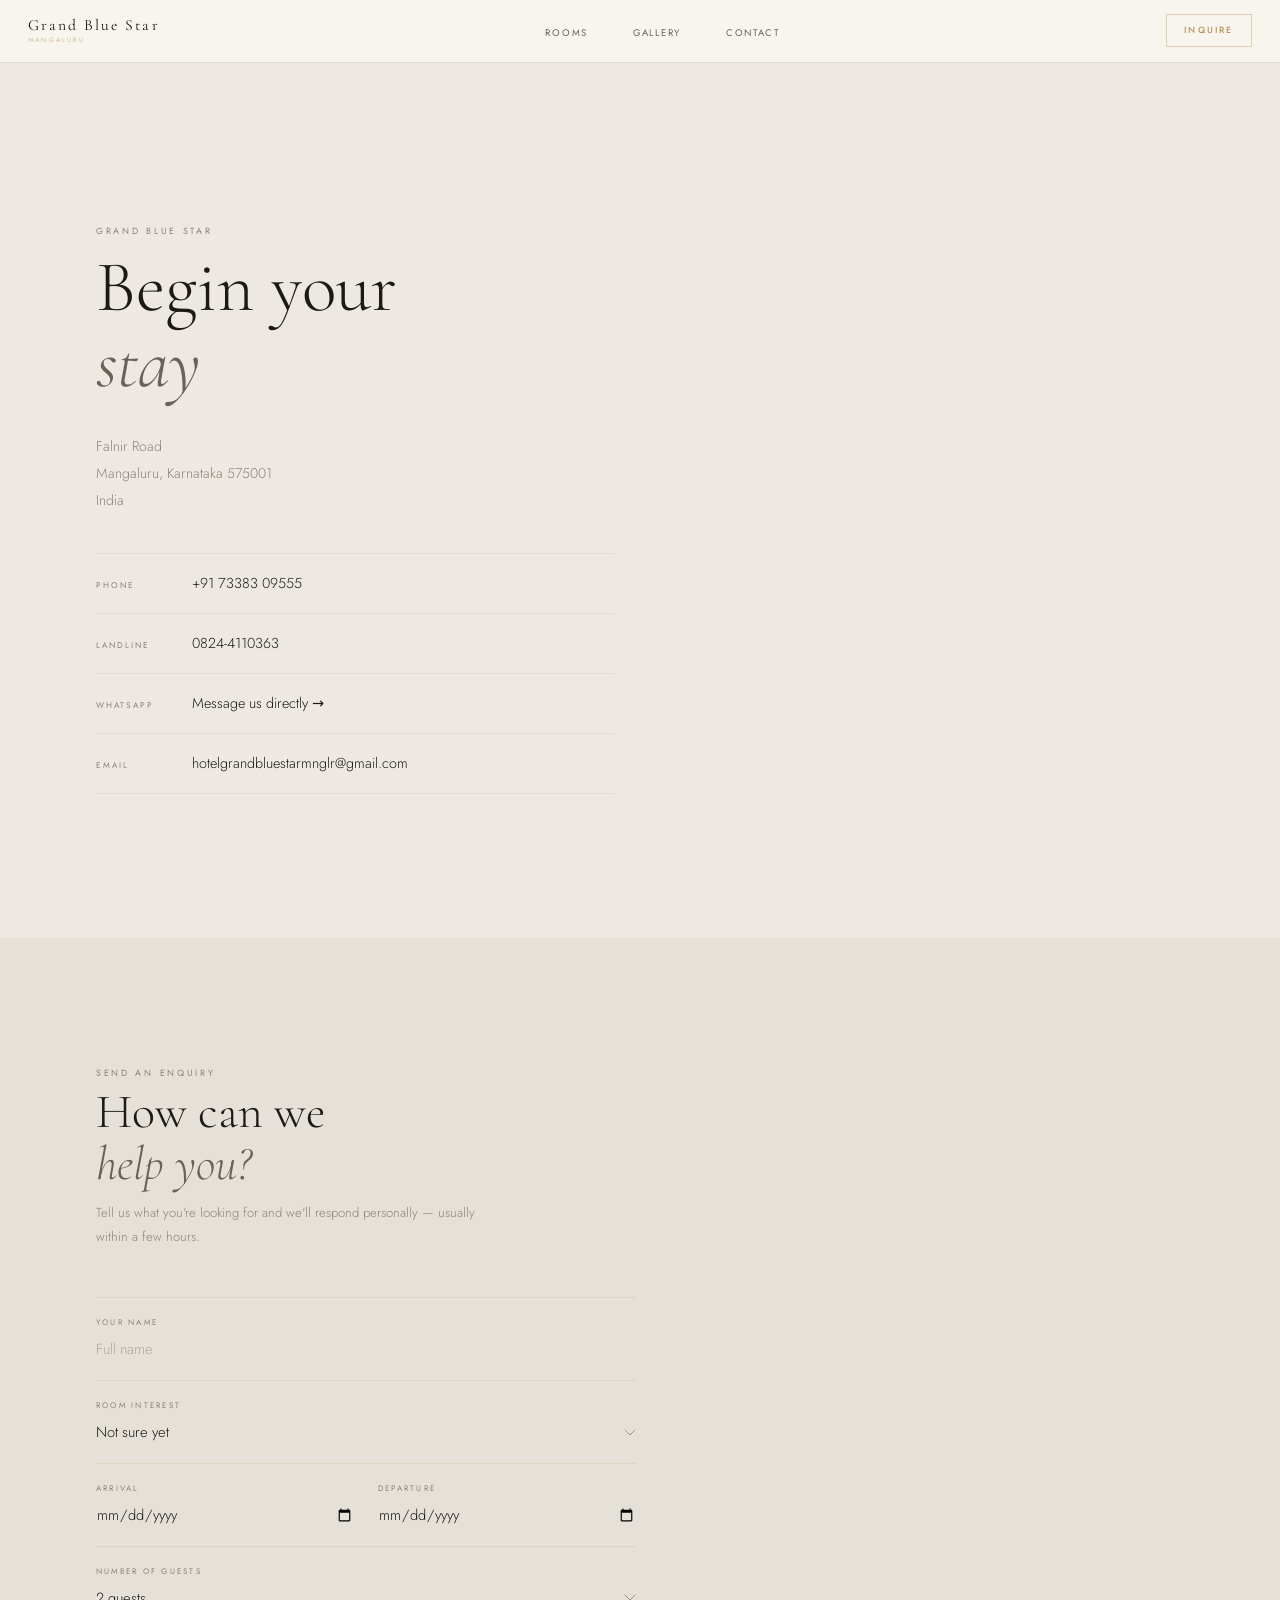
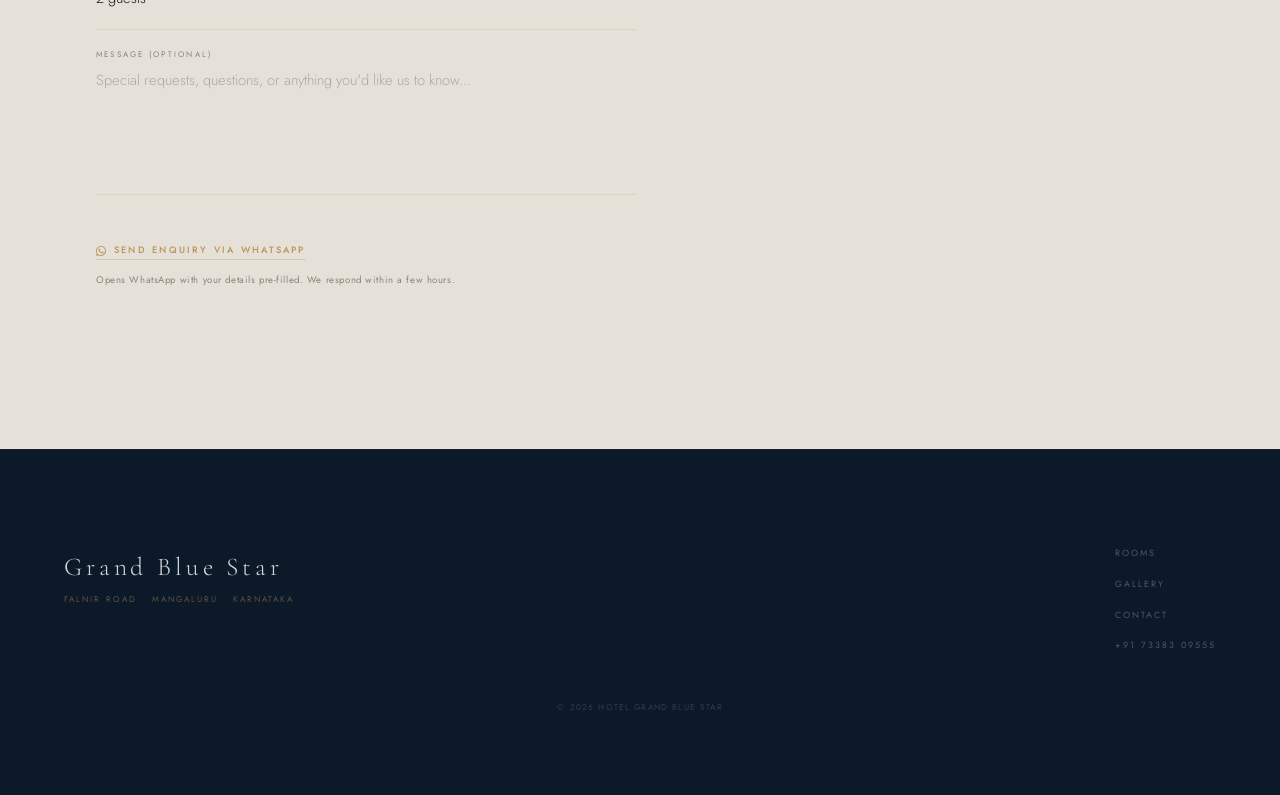
<file: contact.html>
<!DOCTYPE html>
<html lang="en">
<head>
  <meta charset="UTF-8">
  <meta name="viewport" content="width=device-width, initial-scale=1.0">
  <title>Contact — Hotel Grand Blue Star</title>
  <meta name="description" content="Contact Hotel Grand Blue Star, Mangaluru. Send an enquiry via WhatsApp, call us, or find us on Falnir Road.">
  <link rel="preconnect" href="https://fonts.googleapis.com">
  <link rel="preconnect" href="https://fonts.gstatic.com" crossorigin>
  <link href="https://fonts.googleapis.com/css2?family=Cormorant+Garamond:ital,wght@0,300;0,400;1,300;1,400&family=Jost:wght@300;400;500&display=swap" rel="stylesheet">
  <link rel="icon" href="data:image/svg+xml,<svg xmlns='http://www.w3.org/2000/svg' viewBox='0 0 100 100'><rect width='100' height='100' rx='14' fill='%230B1929'/><text y='73' x='17' fill='%23B8935A' font-family='Georgia,serif' font-size='70' font-weight='300'>G</text></svg>">
  <link rel="stylesheet" href="styles.css">
</head>
<body>

  <header class="nav nav--solid" id="nav">
    <div class="nav-wrap">
      <a href="index.html" class="nav-brand">
        <span class="nav-name">Grand Blue Star</span>
        <span class="nav-place">Mangaluru</span>
      </a>
      <ul class="nav-desktop">
        <li><a href="rooms.html">Rooms</a></li>
        <li><a href="gallery.html">Gallery</a></li>
        <li><a href="contact.html" class="active">Contact</a></li>
      </ul>
      <div class="nav-right">
        <a href="contact.html" class="nav-inquire">Inquire</a>
        <button class="nav-menu" id="nav-menu" aria-label="Open menu">
          <span></span><span></span>
        </button>
      </div>
    </div>
  </header>

  <div class="nav-overlay" id="nav-overlay" aria-hidden="true">
    <button class="nav-overlay-close" id="nav-close">Close</button>
    <nav class="nav-overlay-links">
      <a href="index.html">Home</a>
      <a href="rooms.html">Rooms</a>
      <a href="gallery.html">Gallery</a>
      <a href="contact.html">Contact</a>
    </nav>
    <div class="nav-overlay-tel"><a href="tel:+917338309555">+91 73383 09555</a></div>
  </div>


  <main>

    <!-- Contact info + map -->
    <div class="ct-wrap page-start">

      <div class="ct-info reveal">
        <span class="label">Grand Blue Star</span>
        <h1 class="ct-title">Begin your<br><em>stay</em></h1>

        <address class="ct-address">
          Falnir Road<br>
          Mangaluru, Karnataka 575001<br>
          India
        </address>

        <dl class="ct-list">
          <div class="ct-row">
            <dt>Phone</dt>
            <dd><a href="tel:+917338309555">+91 73383 09555</a></dd>
          </div>
          <div class="ct-row">
            <dt>Landline</dt>
            <dd><a href="tel:08244110363">0824-4110363</a></dd>
          </div>
          <div class="ct-row">
            <dt>WhatsApp</dt>
            <dd><a href="https://wa.me/917338309555" target="_blank" rel="noopener">Message us directly &rarr;</a></dd>
          </div>
          <div class="ct-row">
            <dt>Email</dt>
            <dd><a href="mailto:hotelgrandbluestarmnglr@gmail.com">hotelgrandbluestarmnglr<wbr>@gmail.com</a></dd>
          </div>
        </dl>
      </div>

      <div class="ct-map">
        <iframe
          src="https://www.google.com/maps/embed?pb=!1m18!1m12!1m3!1d4841.753396598341!2d74.8436405750746!3d12.868484687437522!2m3!1f0!2f0!3f0!3m2!1i1024!2i768!4f13.1!3m3!1m2!1s0x3ba35b990c9e2a49%3A0x99ffa05e10da80b7!2sHOTEL%20GRAND%20BLUE%20STAR%20MANGALORE!5e1!3m2!1sen!2sin!4v1776251710278!5m2!1sen!2sin"
          width="100%" height="100%"
          style="border:0;" allowfullscreen="" loading="lazy"
          referrerpolicy="no-referrer-when-downgrade"
          title="Hotel Grand Blue Star location">
        </iframe>
      </div>

    </div>

    <!-- Enquiry form -->
    <div class="ct-form-section">
      <div class="reveal">
        <span class="label">Send an Enquiry</span>
        <h2 class="inquiry-title">How can we<br><em>help you?</em></h2>
        <p class="inquiry-sub">Tell us what you're looking for and we'll respond personally — usually within a few hours.</p>
      </div>

      <form class="inquiry-form reveal" id="inquiry-form" novalidate>
        <div class="field">
          <label class="field-label" for="name">Your Name</label>
          <input type="text" id="name" name="name" required placeholder="Full name">
        </div>
        <div class="field">
          <label class="field-label" for="room">Room Interest</label>
          <select id="room" name="room">
            <option value="Family Room">Family Room</option>
            <option value="Double Room">Double Room</option>
            <option value="Single Room">Single Room</option>
            <option value="Not sure yet" selected>Not sure yet</option>
          </select>
        </div>
        <div class="field field-row">
          <div>
            <label class="field-label" for="checkin">Arrival</label>
            <input type="date" id="checkin" name="checkin" required>
          </div>
          <div>
            <label class="field-label" for="checkout">Departure</label>
            <input type="date" id="checkout" name="checkout" required>
          </div>
        </div>
        <div class="field">
          <label class="field-label" for="guests">Number of Guests</label>
          <select id="guests" name="guests">
            <option>1 guest</option>
            <option selected>2 guests</option>
            <option>3 guests</option>
            <option>4 guests</option>
            <option>5 or more</option>
          </select>
        </div>
        <div class="field">
          <label class="field-label" for="message">Message (optional)</label>
          <textarea id="message" name="message" rows="4" placeholder="Special requests, questions, or anything you'd like us to know..."></textarea>
        </div>
        <div class="form-submit-wrap">
          <button type="submit" class="cta cta-wa">Send Enquiry via WhatsApp</button>
          <p class="form-submit-note">Opens WhatsApp with your details pre-filled. We respond within a few hours.</p>
        </div>
      </form>
    </div>

  </main>


  <footer class="footer">
    <div class="footer-wrap">
      <div class="footer-brand">
        <span class="footer-name">Grand Blue Star</span>
        <span class="footer-sub">Falnir Road · Mangaluru · Karnataka</span>
      </div>
      <nav class="footer-nav">
        <a href="rooms.html">Rooms</a>
        <a href="gallery.html">Gallery</a>
        <a href="contact.html">Contact</a>
        <a href="tel:+917338309555">+91 73383 09555</a>
      </nav>
      <p class="footer-copy">&copy; 2026 Hotel Grand Blue Star</p>
    </div>
  </footer>

  <script>
    const overlay = document.getElementById('nav-overlay');
    document.getElementById('nav-menu').addEventListener('click', () => { overlay.classList.add('open'); overlay.removeAttribute('aria-hidden'); });
    document.getElementById('nav-close').addEventListener('click', () => { overlay.classList.remove('open'); overlay.setAttribute('aria-hidden', 'true'); });

    document.getElementById('inquiry-form').addEventListener('submit', function(e) {
      e.preventDefault();
      const name     = document.getElementById('name').value.trim();
      const room     = document.getElementById('room').value;
      const checkin  = document.getElementById('checkin').value;
      const checkout = document.getElementById('checkout').value;
      const guests   = document.getElementById('guests').value;
      const message  = document.getElementById('message').value.trim();
      if (!name || !checkin || !checkout) { alert('Please fill in your name and travel dates.'); return; }
      const txt = `Hello Hotel Grand Blue Star,\n\nI would like to make an enquiry about a stay.\n\n*Name:* ${name}\n*Room interest:* ${room}\n*Arrival:* ${checkin}\n*Departure:* ${checkout}\n*Guests:* ${guests}${message ? '\n*Message:* ' + message : ''}\n\nLooking forward to hearing from you.`;
      window.open('https://wa.me/917338309555?text=' + encodeURIComponent(txt), '_blank');
    });

    const io = new IntersectionObserver(entries => { entries.forEach(e => { if (e.isIntersecting) { e.target.classList.add('on'); io.unobserve(e.target); } }); }, { rootMargin: '0px 0px -10% 0px', threshold: 0.08 });
    document.querySelectorAll('.reveal').forEach(el => io.observe(el));
    if (window.matchMedia('(prefers-reduced-motion: reduce)').matches) document.querySelectorAll('.reveal').forEach(el => el.classList.add('on'));
  </script>
</body>
</html>
</file>
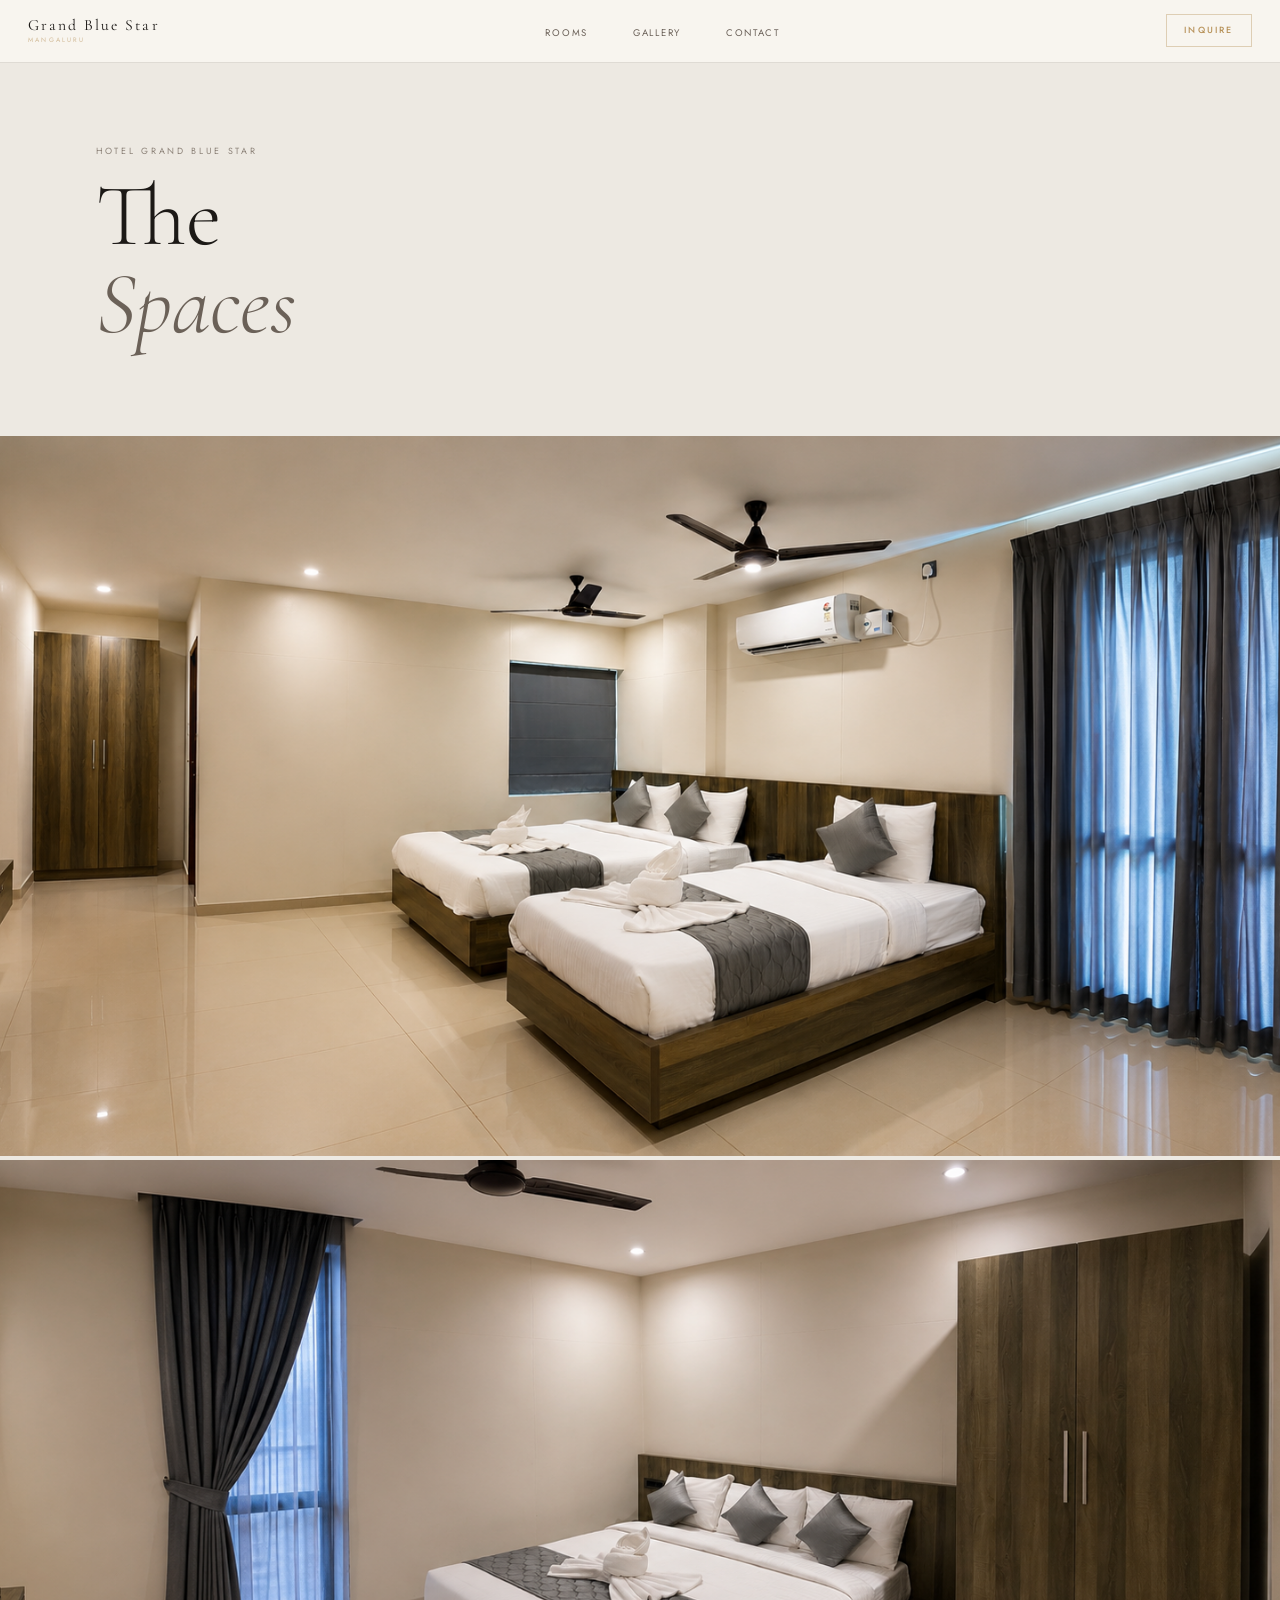
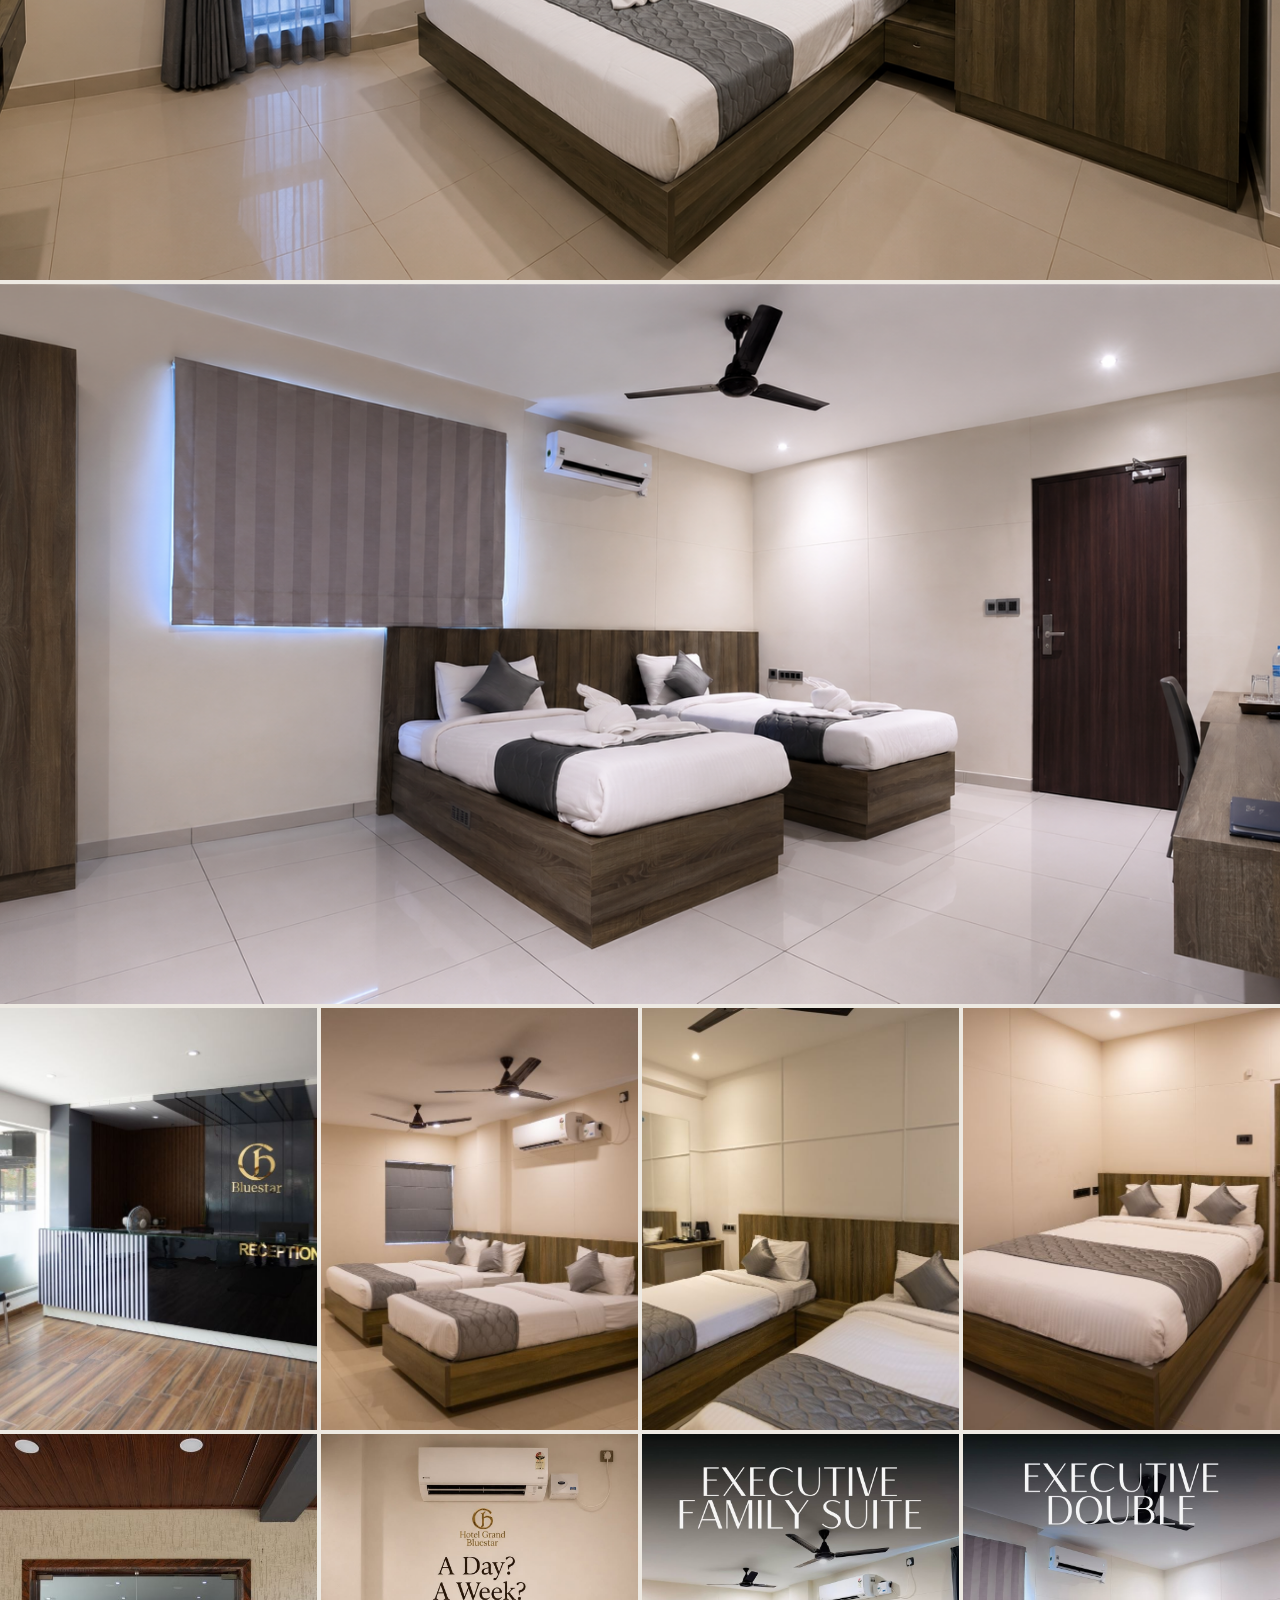
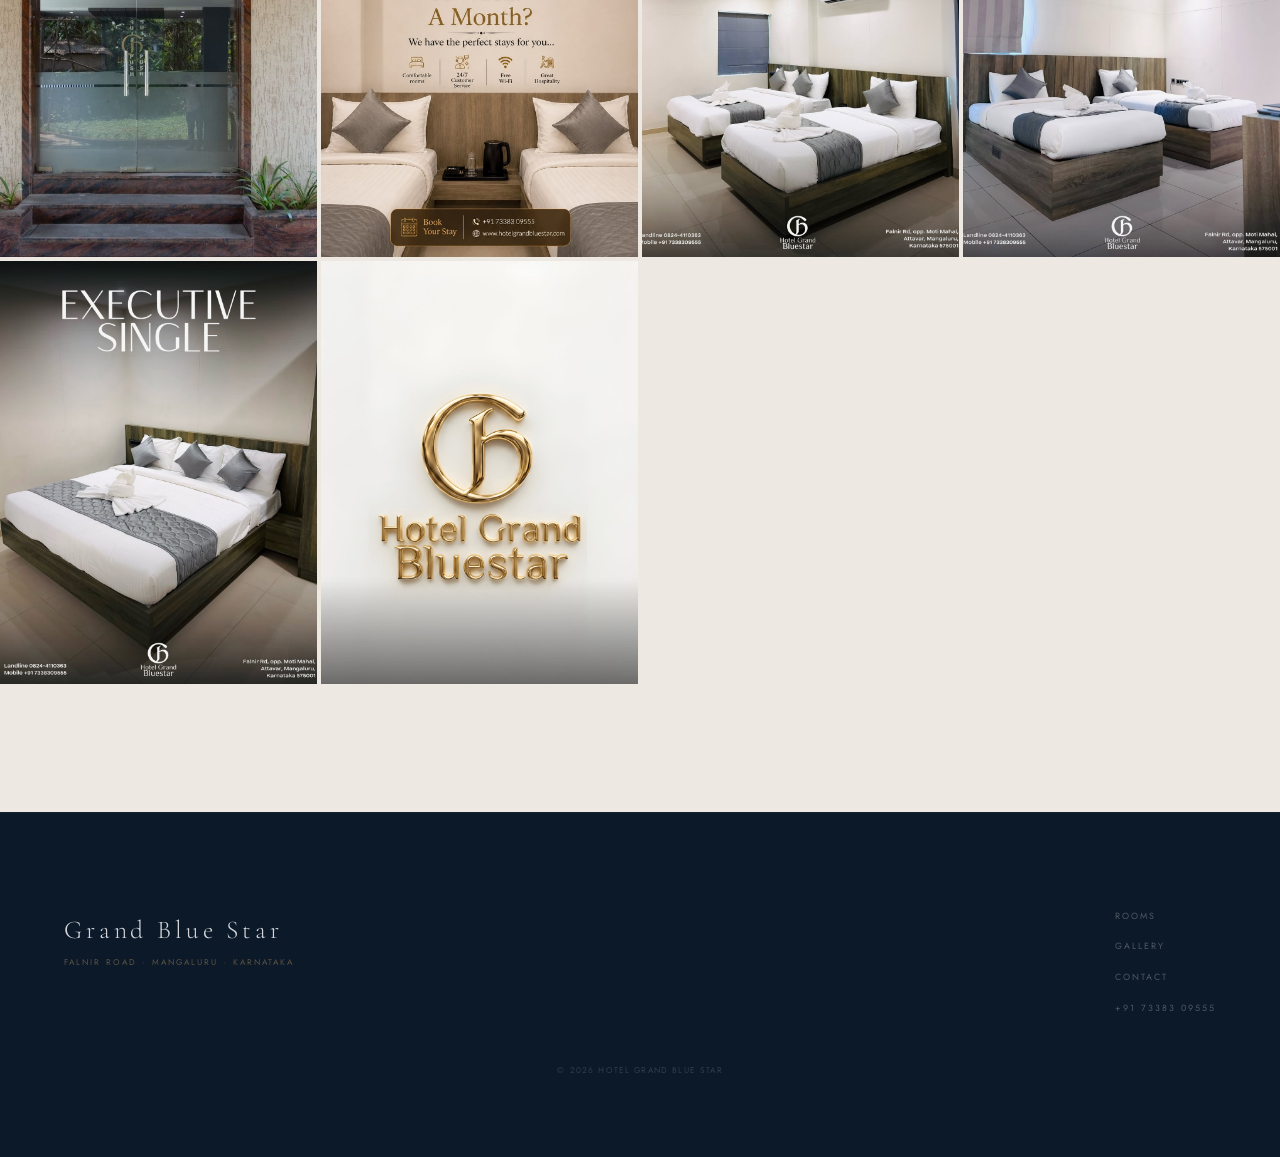
<file: gallery.html>
<!DOCTYPE html>
<html lang="en">
<head>
  <meta charset="UTF-8">
  <meta name="viewport" content="width=device-width, initial-scale=1.0">
  <title>Gallery — Hotel Grand Blue Star</title>
  <meta name="description" content="A visual look inside Hotel Grand Blue Star, Mangaluru — rooms, spaces, and the atmosphere of a genuine coastal stay.">
  <link rel="preconnect" href="https://fonts.googleapis.com">
  <link rel="preconnect" href="https://fonts.gstatic.com" crossorigin>
  <link href="https://fonts.googleapis.com/css2?family=Cormorant+Garamond:ital,wght@0,300;0,400;1,300;1,400&family=Jost:wght@300;400;500&display=swap" rel="stylesheet">
  <link rel="icon" href="data:image/svg+xml,<svg xmlns='http://www.w3.org/2000/svg' viewBox='0 0 100 100'><rect width='100' height='100' rx='14' fill='%230B1929'/><text y='73' x='17' fill='%23B8935A' font-family='Georgia,serif' font-size='70' font-weight='300'>G</text></svg>">
  <link rel="stylesheet" href="styles.css">
</head>
<body>

  <header class="nav nav--solid" id="nav">
    <div class="nav-wrap">
      <a href="index.html" class="nav-brand">
        <span class="nav-name">Grand Blue Star</span>
        <span class="nav-place">Mangaluru</span>
      </a>
      <ul class="nav-desktop">
        <li><a href="rooms.html">Rooms</a></li>
        <li><a href="gallery.html" class="active">Gallery</a></li>
        <li><a href="contact.html">Contact</a></li>
      </ul>
      <div class="nav-right">
        <a href="contact.html" class="nav-inquire">Inquire</a>
        <button class="nav-menu" id="nav-menu" aria-label="Open menu">
          <span></span><span></span>
        </button>
      </div>
    </div>
  </header>

  <div class="nav-overlay" id="nav-overlay" aria-hidden="true">
    <button class="nav-overlay-close" id="nav-close">Close</button>
    <nav class="nav-overlay-links">
      <a href="index.html">Home</a>
      <a href="rooms.html">Rooms</a>
      <a href="gallery.html">Gallery</a>
      <a href="contact.html">Contact</a>
    </nav>
    <div class="nav-overlay-tel"><a href="tel:+917338309555">+91 73383 09555</a></div>
  </div>


  <!-- Page header -->
  <div class="pg-header page-start">
    <span class="label">Hotel Grand Blue Star</span>
    <h1 class="pg-title">The<br><em>Spaces</em></h1>
  </div>

  <!-- Gallery grid -->
  <div class="gl-grid">

    <figure class="gl-item gl-item--wide">
      <img src="images/room-family-wide.png"
           alt="Family Room at Hotel Grand Blue Star, Mangaluru" loading="lazy">
    </figure>

    <figure class="gl-item gl-item--wide">
      <img src="images/room-double-wide.png"
           alt="Double Room at Hotel Grand Blue Star, Mangaluru" loading="lazy">
    </figure>

    <figure class="gl-item gl-item--wide">
      <img src="images/room-single-wide.png"
           alt="Single Room at Hotel Grand Blue Star, Mangaluru" loading="lazy">
    </figure>

    <figure class="gl-item">
      <img src="images/Hotel_Grand_Blue_Star.jpg"
           alt="Exterior of Hotel Grand Blue Star, Falnir Road, Mangaluru" loading="lazy">
    </figure>

    <figure class="gl-item">
      <img src="images/photo_2026-04-14_21-41-41.jpg"
           alt="Family Room at Hotel Grand Blue Star" loading="lazy">
    </figure>

    <figure class="gl-item">
      <img src="images/photo_2026-04-14_21-42-18.jpg"
           alt="Double Room at Hotel Grand Blue Star" loading="lazy">
    </figure>

    <figure class="gl-item">
      <img src="images/photo_2026-04-14_21-43-16.jpg"
           alt="Single Room at Hotel Grand Blue Star" loading="lazy">
    </figure>

    <figure class="gl-item">
      <img src="images/photo_2026-04-14_21-42-31.jpg"
           alt="Interior corridor at Hotel Grand Blue Star" loading="lazy">
    </figure>

    <figure class="gl-item">
      <img src="images/poster-1.jpg"
           alt="Hotel Grand Blue Star — a stay in comfort" loading="lazy">
    </figure>

    <figure class="gl-item">
      <img src="images/poster-2.jpg"
           alt="Premium comfort at Hotel Grand Blue Star" loading="lazy">
    </figure>

    <figure class="gl-item">
      <img src="images/poster-3.jpg"
           alt="Hotel Grand Blue Star — stay in style" loading="lazy">
    </figure>

    <figure class="gl-item">
      <img src="images/poster-4.jpg"
           alt="Hotel Grand Blue Star — Mangaluru hospitality" loading="lazy">
    </figure>

    <figure class="gl-item">
      <img src="images/poster-5.jpg"
           alt="Hotel Grand Blue Star — curated stays" loading="lazy">
    </figure>

  </div>


  <footer class="footer">
    <div class="footer-wrap">
      <div class="footer-brand">
        <span class="footer-name">Grand Blue Star</span>
        <span class="footer-sub">Falnir Road · Mangaluru · Karnataka</span>
      </div>
      <nav class="footer-nav">
        <a href="rooms.html">Rooms</a>
        <a href="gallery.html">Gallery</a>
        <a href="contact.html">Contact</a>
        <a href="tel:+917338309555">+91 73383 09555</a>
      </nav>
      <p class="footer-copy">&copy; 2026 Hotel Grand Blue Star</p>
    </div>
  </footer>

  <script>
    const overlay = document.getElementById('nav-overlay');
    document.getElementById('nav-menu').addEventListener('click', () => { overlay.classList.add('open'); overlay.removeAttribute('aria-hidden'); });
    document.getElementById('nav-close').addEventListener('click', () => { overlay.classList.remove('open'); overlay.setAttribute('aria-hidden', 'true'); });
    if (window.matchMedia('(prefers-reduced-motion: reduce)').matches) document.querySelectorAll('.reveal').forEach(el => el.classList.add('on'));
  </script>
</body>
</html>
</file>
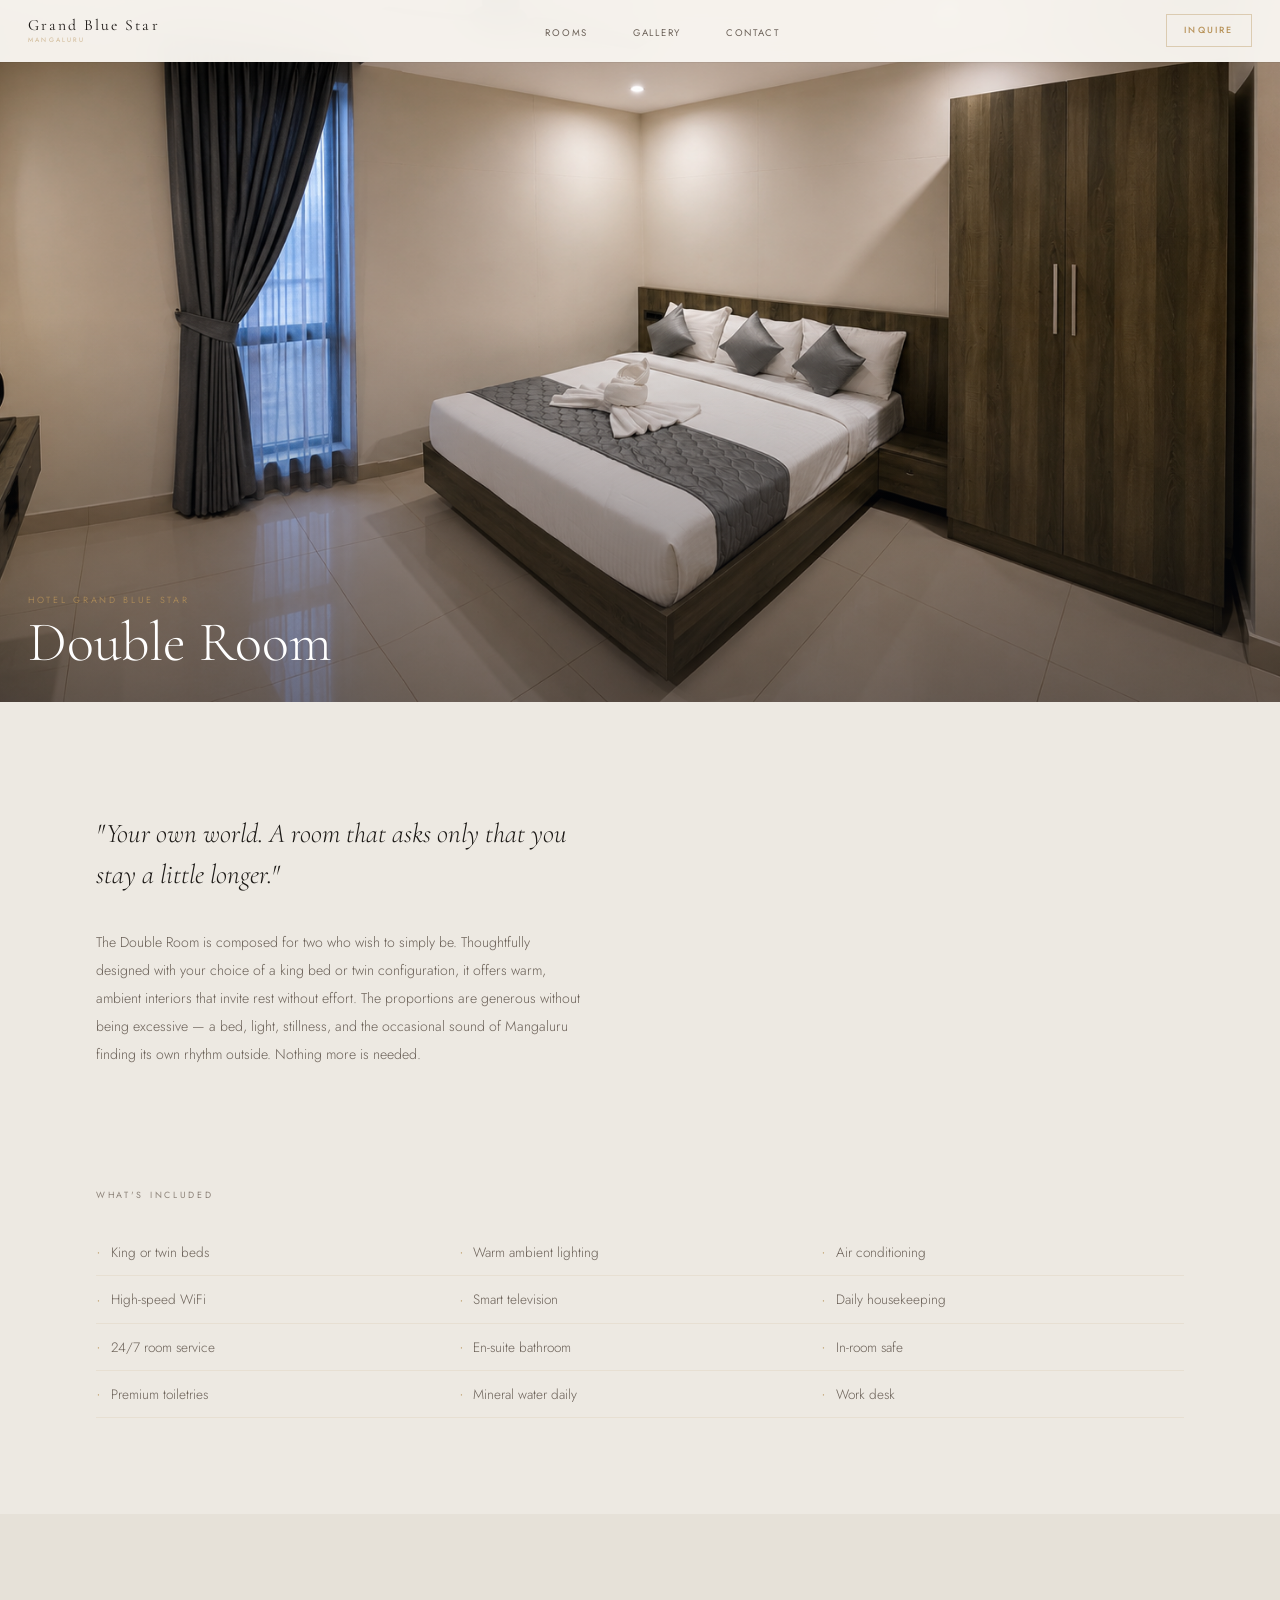
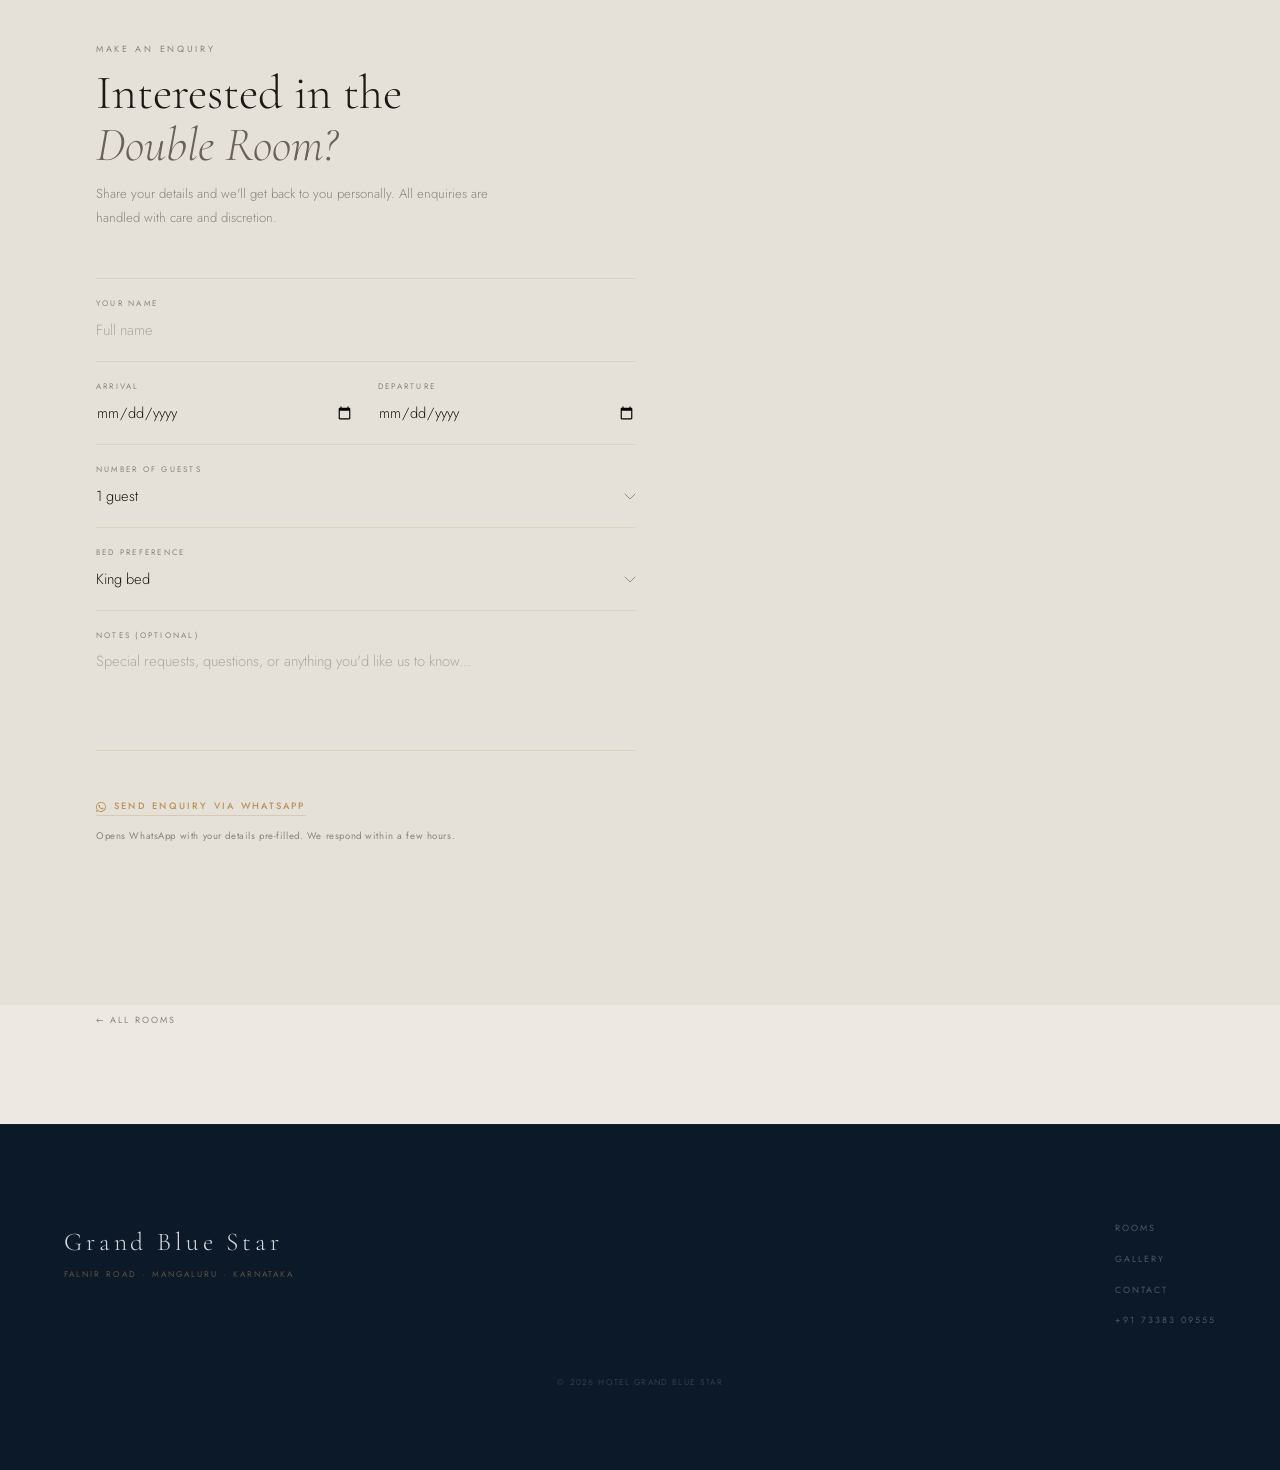
<file: room-double.html>
<!DOCTYPE html>
<html lang="en">
<head>
  <meta charset="UTF-8">
  <meta name="viewport" content="width=device-width, initial-scale=1.0">
  <title>Double Room — Hotel Grand Blue Star</title>
  <meta name="description" content="The Double Room at Hotel Grand Blue Star, Mangaluru. Elegant interiors, warm ambient light, and a king or twin configuration for two.">
  <link rel="preconnect" href="https://fonts.googleapis.com">
  <link rel="preconnect" href="https://fonts.gstatic.com" crossorigin>
  <link href="https://fonts.googleapis.com/css2?family=Cormorant+Garamond:ital,wght@0,300;0,400;1,300;1,400&family=Jost:wght@300;400;500&display=swap" rel="stylesheet">
  <link rel="icon" href="data:image/svg+xml,<svg xmlns='http://www.w3.org/2000/svg' viewBox='0 0 100 100'><rect width='100' height='100' rx='14' fill='%230B1929'/><text y='73' x='17' fill='%23B8935A' font-family='Georgia,serif' font-size='70' font-weight='300'>G</text></svg>">
  <link rel="stylesheet" href="styles.css">
</head>
<body>

  <header class="nav nav--solid" id="nav">
    <div class="nav-wrap">
      <a href="index.html" class="nav-brand">
        <span class="nav-name">Grand Blue Star</span>
        <span class="nav-place">Mangaluru</span>
      </a>
      <ul class="nav-desktop">
        <li><a href="rooms.html" class="active">Rooms</a></li>
        <li><a href="gallery.html">Gallery</a></li>
        <li><a href="contact.html">Contact</a></li>
      </ul>
      <div class="nav-right">
        <a href="contact.html" class="nav-inquire">Inquire</a>
        <button class="nav-menu" id="nav-menu" aria-label="Open menu">
          <span></span><span></span>
        </button>
      </div>
    </div>
  </header>

  <div class="nav-overlay" id="nav-overlay" aria-hidden="true">
    <button class="nav-overlay-close" id="nav-close">Close</button>
    <nav class="nav-overlay-links">
      <a href="index.html">Home</a>
      <a href="rooms.html">Rooms</a>
      <a href="gallery.html">Gallery</a>
      <a href="contact.html">Contact</a>
    </nav>
    <div class="nav-overlay-tel"><a href="tel:+917338309555">+91 73383 09555</a></div>
  </div>


  <main>

    <div class="rd-hero page-start">
      <img src="images/room-double-wide.png"
           alt="Double Room at Hotel Grand Blue Star, Mangaluru">
      <div class="rd-hero-veil"></div>
      <div class="rd-hero-tag">
        <span class="label">Hotel Grand Blue Star</span>
        <h1 class="rd-hero-name">Double Room</h1>
      </div>
    </div>

    <div class="rd-body reveal">
      <p class="rd-desc">"Your own world. A room that asks only that you stay a little longer."</p>
      <p class="rd-body-text">
        The Double Room is composed for two who wish to simply be. Thoughtfully designed with your choice of a king bed or twin configuration, it offers warm, ambient interiors that invite rest without effort. The proportions are generous without being excessive — a bed, light, stillness, and the occasional sound of Mangaluru finding its own rhythm outside. Nothing more is needed.
      </p>
    </div>

    <div class="rd-amenities reveal">
      <p class="rd-amenities-title">What's included</p>
      <ul class="rd-amenities-list">
        <li>King or twin beds</li>
        <li>Warm ambient lighting</li>
        <li>Air conditioning</li>
        <li>High-speed WiFi</li>
        <li>Smart television</li>
        <li>Daily housekeeping</li>
        <li>24/7 room service</li>
        <li>En-suite bathroom</li>
        <li>In-room safe</li>
        <li>Premium toiletries</li>
        <li>Mineral water daily</li>
        <li>Work desk</li>
      </ul>
    </div>

    <div class="inquiry-section" id="inquire">
      <div class="reveal">
        <span class="label">Make an Enquiry</span>
        <h2 class="inquiry-title">Interested in the<br><em>Double Room?</em></h2>
        <p class="inquiry-sub">Share your details and we'll get back to you personally. All enquiries are handled with care and discretion.</p>
      </div>

      <form class="inquiry-form reveal" id="inquiry-form" novalidate>
        <div class="field">
          <label class="field-label" for="name">Your Name</label>
          <input type="text" id="name" name="name" required placeholder="Full name">
        </div>
        <div class="field field-row">
          <div>
            <label class="field-label" for="checkin">Arrival</label>
            <input type="date" id="checkin" name="checkin" required>
          </div>
          <div>
            <label class="field-label" for="checkout">Departure</label>
            <input type="date" id="checkout" name="checkout" required>
          </div>
        </div>
        <div class="field">
          <label class="field-label" for="guests">Number of Guests</label>
          <select id="guests" name="guests">
            <option selected>1 guest</option>
            <option>2 guests</option>
            <option>3 guests</option>
          </select>
        </div>
        <div class="field">
          <label class="field-label" for="pref">Bed Preference</label>
          <select id="pref" name="pref">
            <option>King bed</option>
            <option>Twin beds</option>
            <option>No preference</option>
          </select>
        </div>
        <div class="field">
          <label class="field-label" for="message">Notes (optional)</label>
          <textarea id="message" name="message" rows="3" placeholder="Special requests, questions, or anything you'd like us to know..."></textarea>
        </div>
        <div class="form-submit-wrap">
          <button type="submit" class="cta cta-wa">Send Enquiry via WhatsApp</button>
          <p class="form-submit-note">Opens WhatsApp with your details pre-filled. We respond within a few hours.</p>
        </div>
      </form>
    </div>

    <a href="rooms.html" class="rd-back">← All Rooms</a>

  </main>


  <footer class="footer">
    <div class="footer-wrap">
      <div class="footer-brand">
        <span class="footer-name">Grand Blue Star</span>
        <span class="footer-sub">Falnir Road · Mangaluru · Karnataka</span>
      </div>
      <nav class="footer-nav">
        <a href="rooms.html">Rooms</a>
        <a href="gallery.html">Gallery</a>
        <a href="contact.html">Contact</a>
        <a href="tel:+917338309555">+91 73383 09555</a>
      </nav>
      <p class="footer-copy">&copy; 2026 Hotel Grand Blue Star</p>
    </div>
  </footer>

  <script>
    const overlay = document.getElementById('nav-overlay');
    document.getElementById('nav-menu').addEventListener('click', () => { overlay.classList.add('open'); overlay.removeAttribute('aria-hidden'); });
    document.getElementById('nav-close').addEventListener('click', () => { overlay.classList.remove('open'); overlay.setAttribute('aria-hidden', 'true'); });

    document.getElementById('inquiry-form').addEventListener('submit', function(e) {
      e.preventDefault();
      const name     = document.getElementById('name').value.trim();
      const checkin  = document.getElementById('checkin').value;
      const checkout = document.getElementById('checkout').value;
      const guests   = document.getElementById('guests').value;
      const pref     = document.getElementById('pref').value;
      const message  = document.getElementById('message').value.trim();
      if (!name || !checkin || !checkout) { alert('Please fill in your name and dates.'); return; }
      const txt = `Hello Hotel Grand Blue Star,\n\nI would like to enquire about the *Double Room*.\n\n*Name:* ${name}\n*Arrival:* ${checkin}\n*Departure:* ${checkout}\n*Guests:* ${guests}\n*Bed preference:* ${pref}${message ? '\n*Notes:* ' + message : ''}\n\nThank you.`;
      window.open('https://wa.me/917338309555?text=' + encodeURIComponent(txt), '_blank');
    });

    const io = new IntersectionObserver(entries => { entries.forEach(e => { if (e.isIntersecting) { e.target.classList.add('on'); io.unobserve(e.target); } }); }, { rootMargin: '0px 0px -10% 0px', threshold: 0.08 });
    document.querySelectorAll('.reveal').forEach(el => io.observe(el));
    if (window.matchMedia('(prefers-reduced-motion: reduce)').matches) document.querySelectorAll('.reveal').forEach(el => el.classList.add('on'));
  </script>
</body>
</html>
</file>
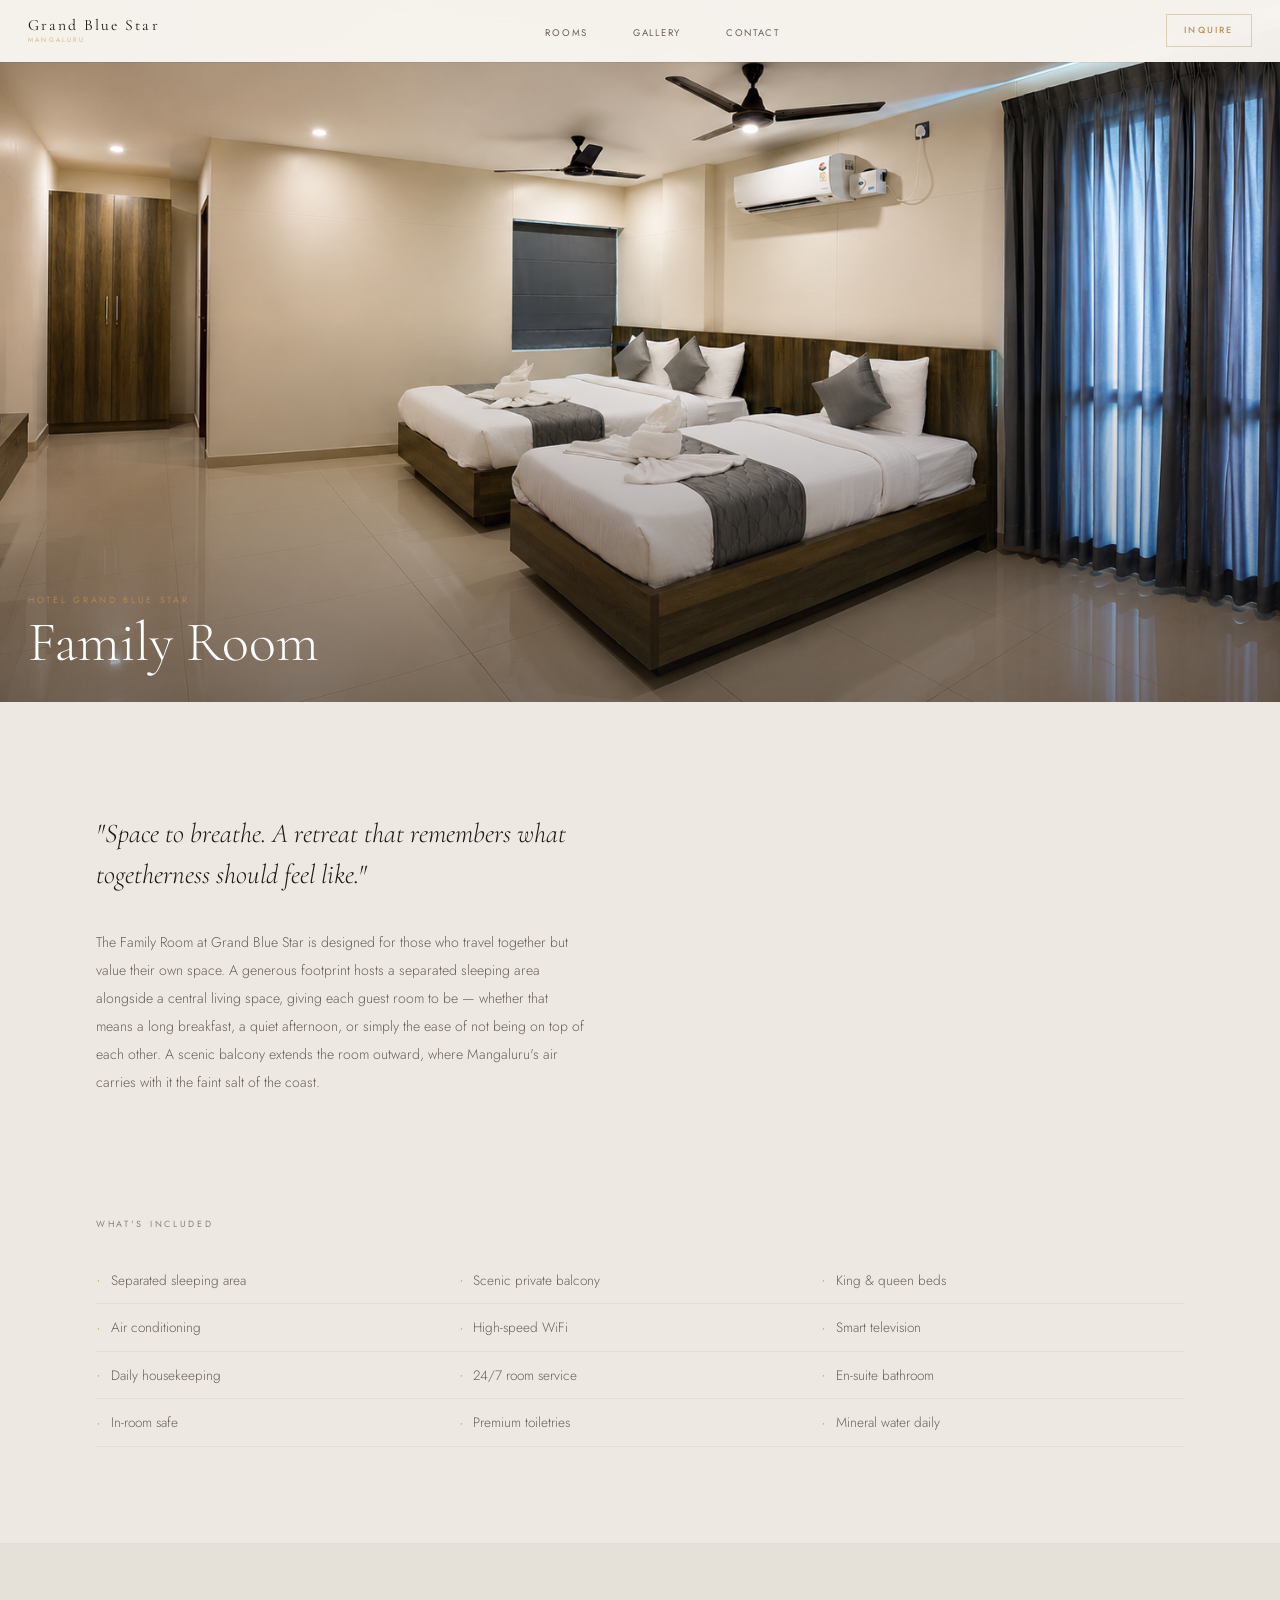
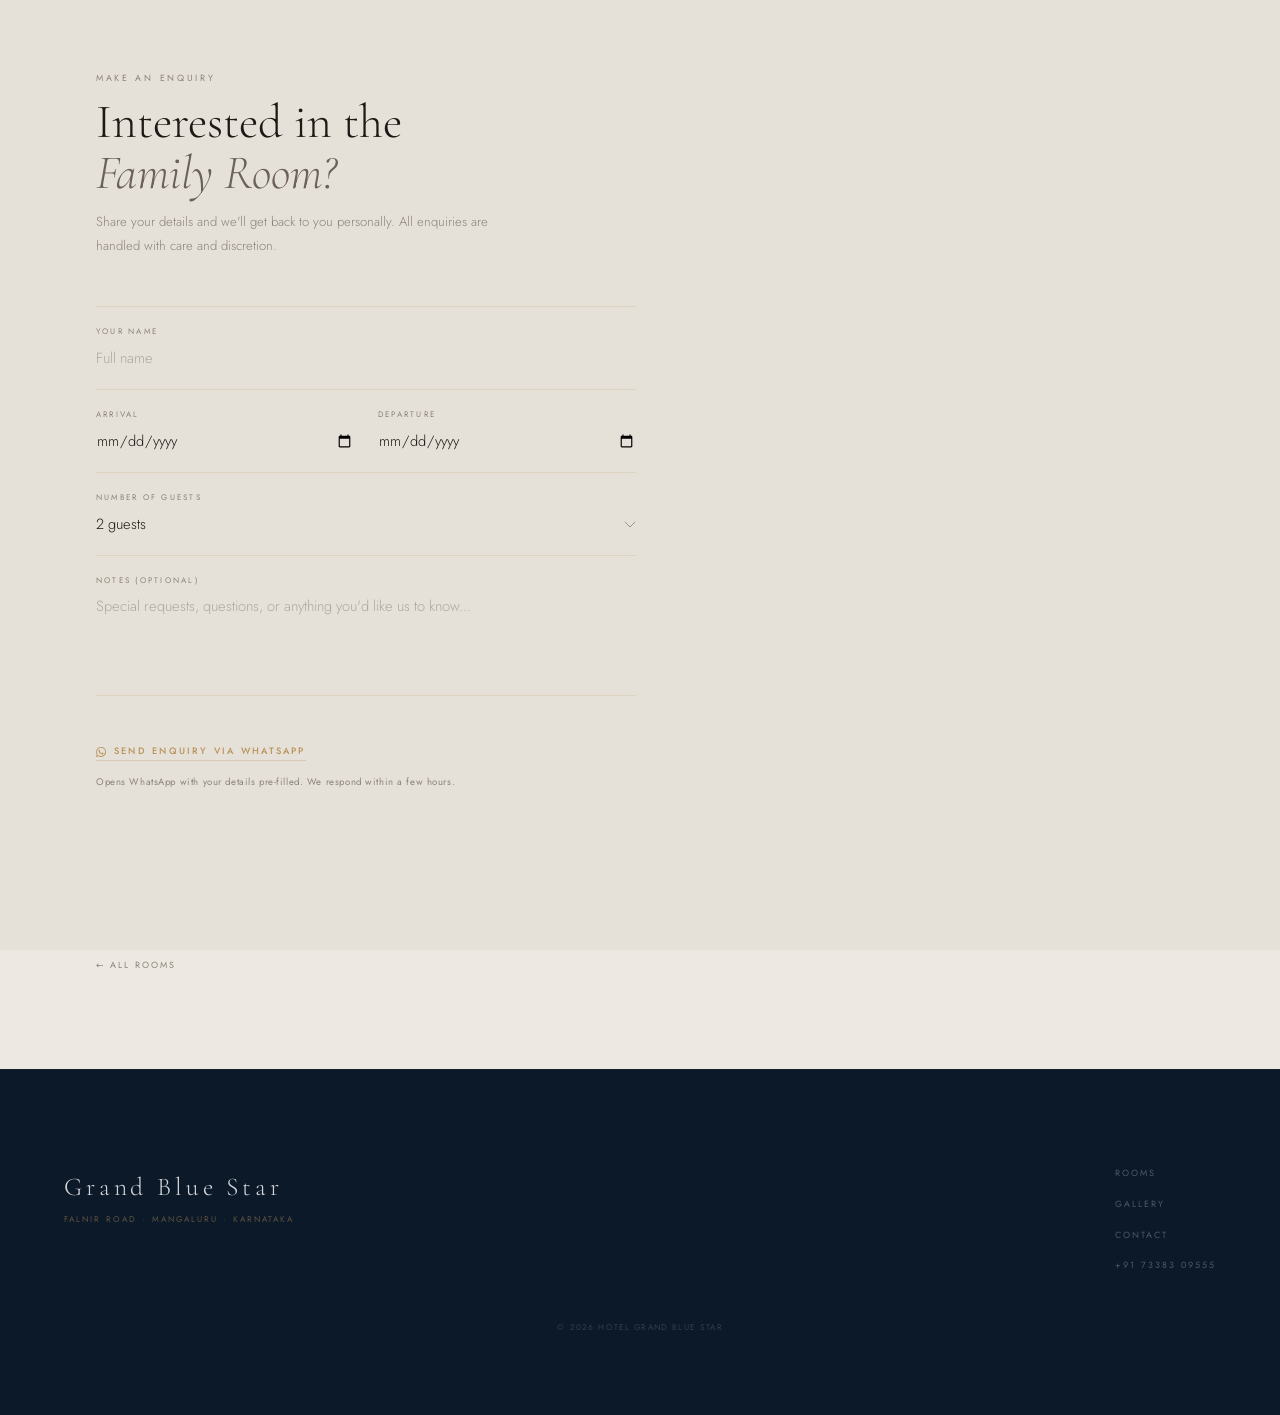
<file: room-family.html>
<!DOCTYPE html>
<html lang="en">
<head>
  <meta charset="UTF-8">
  <meta name="viewport" content="width=device-width, initial-scale=1.0">
  <title>Family Room — Hotel Grand Blue Star</title>
  <meta name="description" content="The Family Room at Hotel Grand Blue Star, Mangaluru. Spacious sanctuary with separated sleeping area, scenic balcony, and premium amenities.">
  <link rel="preconnect" href="https://fonts.googleapis.com">
  <link rel="preconnect" href="https://fonts.gstatic.com" crossorigin>
  <link href="https://fonts.googleapis.com/css2?family=Cormorant+Garamond:ital,wght@0,300;0,400;1,300;1,400&family=Jost:wght@300;400;500&display=swap" rel="stylesheet">
  <link rel="icon" href="data:image/svg+xml,<svg xmlns='http://www.w3.org/2000/svg' viewBox='0 0 100 100'><rect width='100' height='100' rx='14' fill='%230B1929'/><text y='73' x='17' fill='%23B8935A' font-family='Georgia,serif' font-size='70' font-weight='300'>G</text></svg>">
  <link rel="stylesheet" href="styles.css">
</head>
<body>

  <header class="nav nav--solid" id="nav">
    <div class="nav-wrap">
      <a href="index.html" class="nav-brand">
        <span class="nav-name">Grand Blue Star</span>
        <span class="nav-place">Mangaluru</span>
      </a>
      <ul class="nav-desktop">
        <li><a href="rooms.html" class="active">Rooms</a></li>
        <li><a href="gallery.html">Gallery</a></li>
        <li><a href="contact.html">Contact</a></li>
      </ul>
      <div class="nav-right">
        <a href="contact.html" class="nav-inquire">Inquire</a>
        <button class="nav-menu" id="nav-menu" aria-label="Open menu">
          <span></span><span></span>
        </button>
      </div>
    </div>
  </header>

  <div class="nav-overlay" id="nav-overlay" aria-hidden="true">
    <button class="nav-overlay-close" id="nav-close">Close</button>
    <nav class="nav-overlay-links">
      <a href="index.html">Home</a>
      <a href="rooms.html">Rooms</a>
      <a href="gallery.html">Gallery</a>
      <a href="contact.html">Contact</a>
    </nav>
    <div class="nav-overlay-tel"><a href="tel:+917338309555">+91 73383 09555</a></div>
  </div>


  <main>

    <!-- Room hero image -->
    <div class="rd-hero page-start">
      <img src="images/room-family-wide.png"
           alt="Family Room at Hotel Grand Blue Star, Mangaluru">
      <div class="rd-hero-veil"></div>
      <div class="rd-hero-tag">
        <span class="label">Hotel Grand Blue Star</span>
        <h1 class="rd-hero-name">Family Room</h1>
      </div>
    </div>

    <!-- Room description -->
    <div class="rd-body reveal">
      <p class="rd-desc">"Space to breathe. A retreat that remembers what togetherness should feel like."</p>
      <p class="rd-body-text">
        The Family Room at Grand Blue Star is designed for those who travel together but value their own space. A generous footprint hosts a separated sleeping area alongside a central living space, giving each guest room to be — whether that means a long breakfast, a quiet afternoon, or simply the ease of not being on top of each other. A scenic balcony extends the room outward, where Mangaluru's air carries with it the faint salt of the coast.
      </p>
    </div>

    <!-- Amenities -->
    <div class="rd-amenities reveal">
      <p class="rd-amenities-title">What's included</p>
      <ul class="rd-amenities-list">
        <li>Separated sleeping area</li>
        <li>Scenic private balcony</li>
        <li>King &amp; queen beds</li>
        <li>Air conditioning</li>
        <li>High-speed WiFi</li>
        <li>Smart television</li>
        <li>Daily housekeeping</li>
        <li>24/7 room service</li>
        <li>En-suite bathroom</li>
        <li>In-room safe</li>
        <li>Premium toiletries</li>
        <li>Mineral water daily</li>
      </ul>
    </div>

    <!-- Inquiry form -->
    <div class="inquiry-section" id="inquire">
      <div class="reveal">
        <span class="label">Make an Enquiry</span>
        <h2 class="inquiry-title">Interested in the<br><em>Family Room?</em></h2>
        <p class="inquiry-sub">Share your details and we'll get back to you personally. All enquiries are handled with care and discretion.</p>
      </div>

      <form class="inquiry-form reveal" id="inquiry-form" novalidate>
        <div class="field">
          <label class="field-label" for="name">Your Name</label>
          <input type="text" id="name" name="name" required placeholder="Full name">
        </div>
        <div class="field field-row">
          <div>
            <label class="field-label" for="checkin">Arrival</label>
            <input type="date" id="checkin" name="checkin" required>
          </div>
          <div>
            <label class="field-label" for="checkout">Departure</label>
            <input type="date" id="checkout" name="checkout" required>
          </div>
        </div>
        <div class="field">
          <label class="field-label" for="guests">Number of Guests</label>
          <select id="guests" name="guests">
            <option>1 guest</option>
            <option selected>2 guests</option>
            <option>3 guests</option>
            <option>4 guests</option>
            <option>5 or more</option>
          </select>
        </div>
        <div class="field">
          <label class="field-label" for="message">Notes (optional)</label>
          <textarea id="message" name="message" rows="3" placeholder="Special requests, questions, or anything you'd like us to know..."></textarea>
        </div>
        <div class="form-submit-wrap">
          <button type="submit" class="cta cta-wa">Send Enquiry via WhatsApp</button>
          <p class="form-submit-note">Opens WhatsApp with your details pre-filled. We respond within a few hours.</p>
        </div>
      </form>
    </div>

    <!-- Back link -->
    <a href="rooms.html" class="rd-back">← All Rooms</a>

  </main>


  <footer class="footer">
    <div class="footer-wrap">
      <div class="footer-brand">
        <span class="footer-name">Grand Blue Star</span>
        <span class="footer-sub">Falnir Road · Mangaluru · Karnataka</span>
      </div>
      <nav class="footer-nav">
        <a href="rooms.html">Rooms</a>
        <a href="gallery.html">Gallery</a>
        <a href="contact.html">Contact</a>
        <a href="tel:+917338309555">+91 73383 09555</a>
      </nav>
      <p class="footer-copy">&copy; 2026 Hotel Grand Blue Star</p>
    </div>
  </footer>

  <script>
    const overlay = document.getElementById('nav-overlay');
    document.getElementById('nav-menu').addEventListener('click', () => { overlay.classList.add('open'); overlay.removeAttribute('aria-hidden'); });
    document.getElementById('nav-close').addEventListener('click', () => { overlay.classList.remove('open'); overlay.setAttribute('aria-hidden', 'true'); });

    document.getElementById('inquiry-form').addEventListener('submit', function(e) {
      e.preventDefault();
      const name     = document.getElementById('name').value.trim();
      const checkin  = document.getElementById('checkin').value;
      const checkout = document.getElementById('checkout').value;
      const guests   = document.getElementById('guests').value;
      const message  = document.getElementById('message').value.trim();
      if (!name || !checkin || !checkout) { alert('Please fill in your name and dates.'); return; }
      const txt = `Hello Hotel Grand Blue Star,\n\nI would like to enquire about the *Family Room*.\n\n*Name:* ${name}\n*Arrival:* ${checkin}\n*Departure:* ${checkout}\n*Guests:* ${guests}${message ? '\n*Notes:* ' + message : ''}\n\nThank you.`;
      window.open('https://wa.me/917338309555?text=' + encodeURIComponent(txt), '_blank');
    });

    const io = new IntersectionObserver(entries => { entries.forEach(e => { if (e.isIntersecting) { e.target.classList.add('on'); io.unobserve(e.target); } }); }, { rootMargin: '0px 0px -10% 0px', threshold: 0.08 });
    document.querySelectorAll('.reveal').forEach(el => io.observe(el));
    if (window.matchMedia('(prefers-reduced-motion: reduce)').matches) document.querySelectorAll('.reveal').forEach(el => el.classList.add('on'));
  </script>
</body>
</html>
</file>
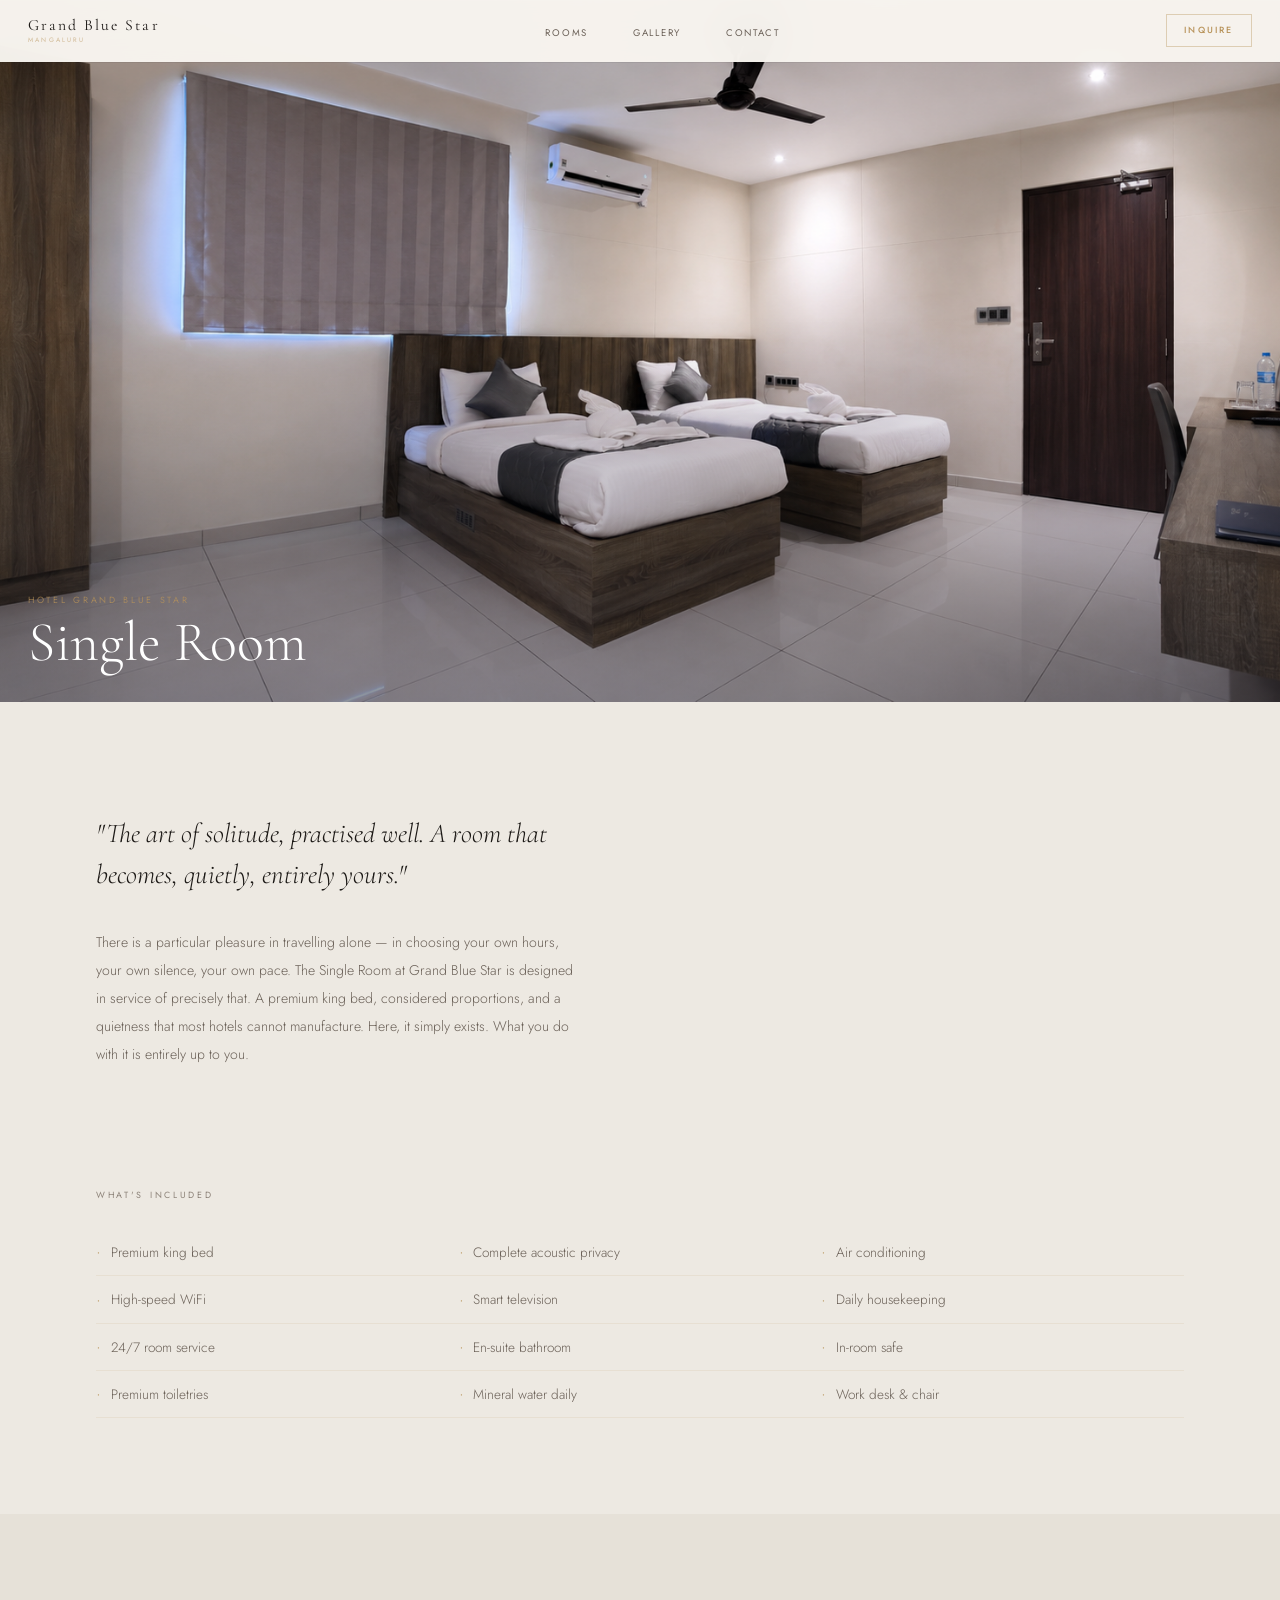
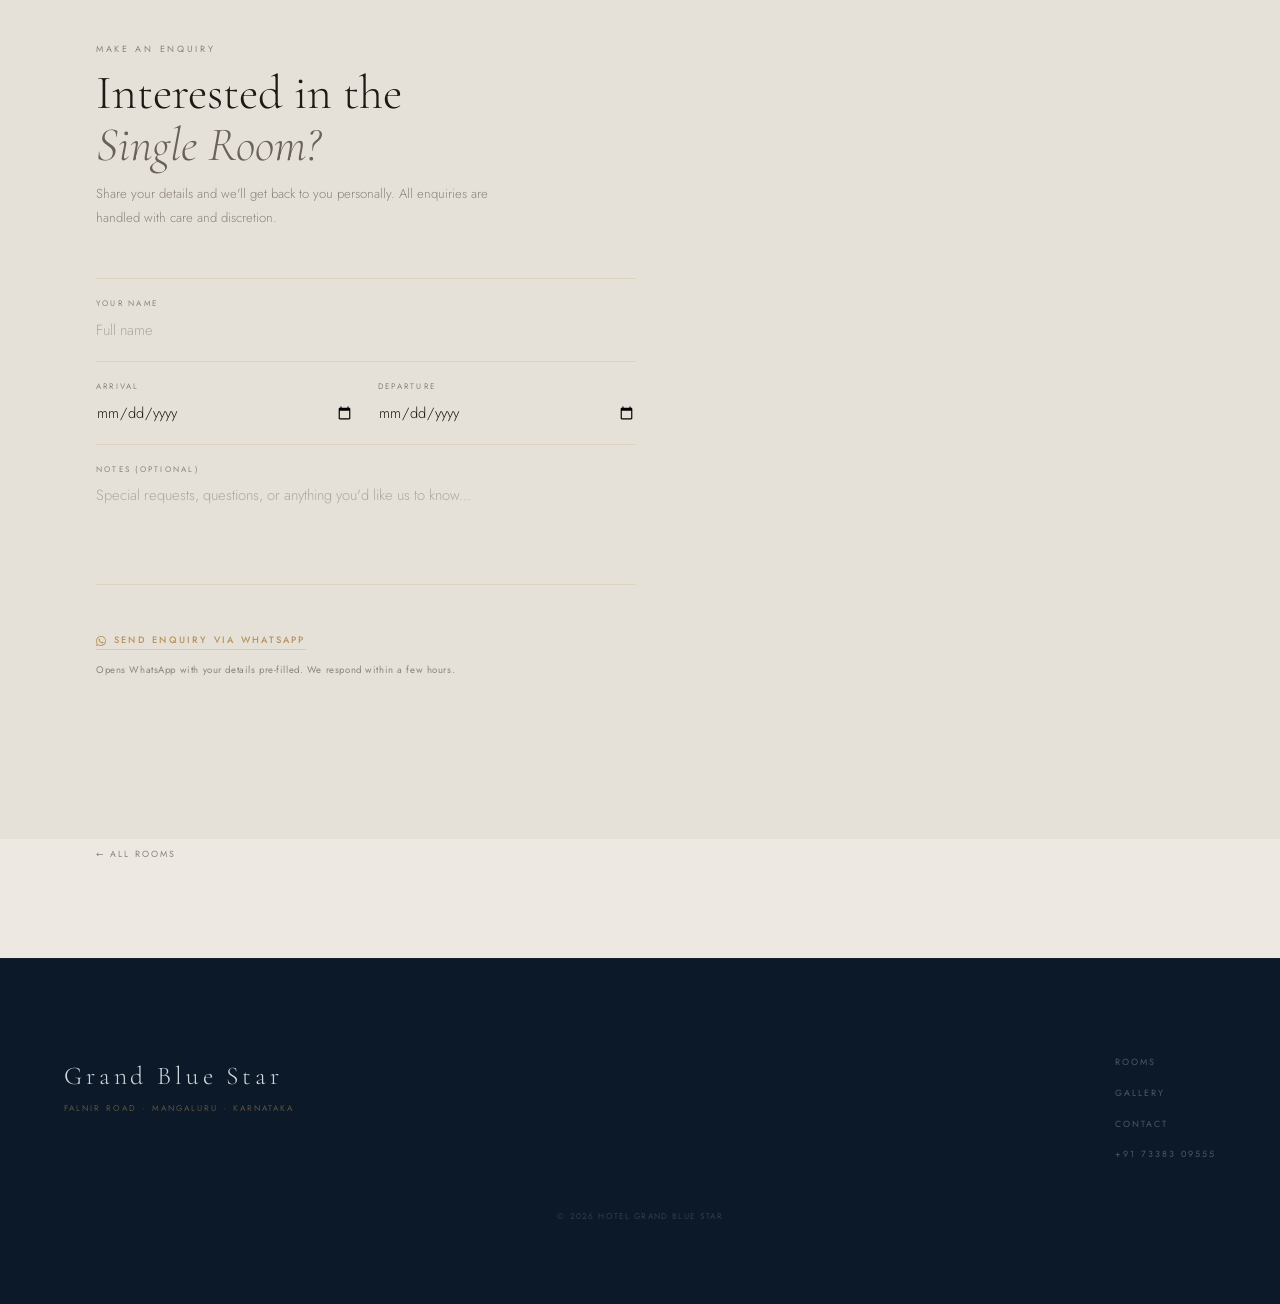
<file: room-single.html>
<!DOCTYPE html>
<html lang="en">
<head>
  <meta charset="UTF-8">
  <meta name="viewport" content="width=device-width, initial-scale=1.0">
  <title>Single Room — Hotel Grand Blue Star</title>
  <meta name="description" content="The Single Room at Hotel Grand Blue Star, Mangaluru. A curated sanctuary for the solo traveler — premium bed, complete quiet, and your own world.">
  <link rel="preconnect" href="https://fonts.googleapis.com">
  <link rel="preconnect" href="https://fonts.gstatic.com" crossorigin>
  <link href="https://fonts.googleapis.com/css2?family=Cormorant+Garamond:ital,wght@0,300;0,400;1,300;1,400&family=Jost:wght@300;400;500&display=swap" rel="stylesheet">
  <link rel="icon" href="data:image/svg+xml,<svg xmlns='http://www.w3.org/2000/svg' viewBox='0 0 100 100'><rect width='100' height='100' rx='14' fill='%230B1929'/><text y='73' x='17' fill='%23B8935A' font-family='Georgia,serif' font-size='70' font-weight='300'>G</text></svg>">
  <link rel="stylesheet" href="styles.css">
</head>
<body>

  <header class="nav nav--solid" id="nav">
    <div class="nav-wrap">
      <a href="index.html" class="nav-brand">
        <span class="nav-name">Grand Blue Star</span>
        <span class="nav-place">Mangaluru</span>
      </a>
      <ul class="nav-desktop">
        <li><a href="rooms.html" class="active">Rooms</a></li>
        <li><a href="gallery.html">Gallery</a></li>
        <li><a href="contact.html">Contact</a></li>
      </ul>
      <div class="nav-right">
        <a href="contact.html" class="nav-inquire">Inquire</a>
        <button class="nav-menu" id="nav-menu" aria-label="Open menu">
          <span></span><span></span>
        </button>
      </div>
    </div>
  </header>

  <div class="nav-overlay" id="nav-overlay" aria-hidden="true">
    <button class="nav-overlay-close" id="nav-close">Close</button>
    <nav class="nav-overlay-links">
      <a href="index.html">Home</a>
      <a href="rooms.html">Rooms</a>
      <a href="gallery.html">Gallery</a>
      <a href="contact.html">Contact</a>
    </nav>
    <div class="nav-overlay-tel"><a href="tel:+917338309555">+91 73383 09555</a></div>
  </div>


  <main>

    <div class="rd-hero page-start">
      <img src="images/room-single-wide.png"
           alt="Single Room at Hotel Grand Blue Star, Mangaluru">
      <div class="rd-hero-veil"></div>
      <div class="rd-hero-tag">
        <span class="label">Hotel Grand Blue Star</span>
        <h1 class="rd-hero-name">Single Room</h1>
      </div>
    </div>

    <div class="rd-body reveal">
      <p class="rd-desc">"The art of solitude, practised well. A room that becomes, quietly, entirely yours."</p>
      <p class="rd-body-text">
        There is a particular pleasure in travelling alone — in choosing your own hours, your own silence, your own pace. The Single Room at Grand Blue Star is designed in service of precisely that. A premium king bed, considered proportions, and a quietness that most hotels cannot manufacture. Here, it simply exists. What you do with it is entirely up to you.
      </p>
    </div>

    <div class="rd-amenities reveal">
      <p class="rd-amenities-title">What's included</p>
      <ul class="rd-amenities-list">
        <li>Premium king bed</li>
        <li>Complete acoustic privacy</li>
        <li>Air conditioning</li>
        <li>High-speed WiFi</li>
        <li>Smart television</li>
        <li>Daily housekeeping</li>
        <li>24/7 room service</li>
        <li>En-suite bathroom</li>
        <li>In-room safe</li>
        <li>Premium toiletries</li>
        <li>Mineral water daily</li>
        <li>Work desk &amp; chair</li>
      </ul>
    </div>

    <div class="inquiry-section" id="inquire">
      <div class="reveal">
        <span class="label">Make an Enquiry</span>
        <h2 class="inquiry-title">Interested in the<br><em>Single Room?</em></h2>
        <p class="inquiry-sub">Share your details and we'll get back to you personally. All enquiries are handled with care and discretion.</p>
      </div>

      <form class="inquiry-form reveal" id="inquiry-form" novalidate>
        <div class="field">
          <label class="field-label" for="name">Your Name</label>
          <input type="text" id="name" name="name" required placeholder="Full name">
        </div>
        <div class="field field-row">
          <div>
            <label class="field-label" for="checkin">Arrival</label>
            <input type="date" id="checkin" name="checkin" required>
          </div>
          <div>
            <label class="field-label" for="checkout">Departure</label>
            <input type="date" id="checkout" name="checkout" required>
          </div>
        </div>
        <div class="field">
          <label class="field-label" for="message">Notes (optional)</label>
          <textarea id="message" name="message" rows="3" placeholder="Special requests, questions, or anything you'd like us to know..."></textarea>
        </div>
        <div class="form-submit-wrap">
          <button type="submit" class="cta cta-wa">Send Enquiry via WhatsApp</button>
          <p class="form-submit-note">Opens WhatsApp with your details pre-filled. We respond within a few hours.</p>
        </div>
      </form>
    </div>

    <a href="rooms.html" class="rd-back">← All Rooms</a>

  </main>


  <footer class="footer">
    <div class="footer-wrap">
      <div class="footer-brand">
        <span class="footer-name">Grand Blue Star</span>
        <span class="footer-sub">Falnir Road · Mangaluru · Karnataka</span>
      </div>
      <nav class="footer-nav">
        <a href="rooms.html">Rooms</a>
        <a href="gallery.html">Gallery</a>
        <a href="contact.html">Contact</a>
        <a href="tel:+917338309555">+91 73383 09555</a>
      </nav>
      <p class="footer-copy">&copy; 2026 Hotel Grand Blue Star</p>
    </div>
  </footer>

  <script>
    const overlay = document.getElementById('nav-overlay');
    document.getElementById('nav-menu').addEventListener('click', () => { overlay.classList.add('open'); overlay.removeAttribute('aria-hidden'); });
    document.getElementById('nav-close').addEventListener('click', () => { overlay.classList.remove('open'); overlay.setAttribute('aria-hidden', 'true'); });

    document.getElementById('inquiry-form').addEventListener('submit', function(e) {
      e.preventDefault();
      const name     = document.getElementById('name').value.trim();
      const checkin  = document.getElementById('checkin').value;
      const checkout = document.getElementById('checkout').value;
      const message  = document.getElementById('message').value.trim();
      if (!name || !checkin || !checkout) { alert('Please fill in your name and dates.'); return; }
      const txt = `Hello Hotel Grand Blue Star,\n\nI would like to enquire about the *Single Room*.\n\n*Name:* ${name}\n*Arrival:* ${checkin}\n*Departure:* ${checkout}${message ? '\n*Notes:* ' + message : ''}\n\nThank you.`;
      window.open('https://wa.me/917338309555?text=' + encodeURIComponent(txt), '_blank');
    });

    const io = new IntersectionObserver(entries => { entries.forEach(e => { if (e.isIntersecting) { e.target.classList.add('on'); io.unobserve(e.target); } }); }, { rootMargin: '0px 0px -10% 0px', threshold: 0.08 });
    document.querySelectorAll('.reveal').forEach(el => io.observe(el));
    if (window.matchMedia('(prefers-reduced-motion: reduce)').matches) document.querySelectorAll('.reveal').forEach(el => el.classList.add('on'));
  </script>
</body>
</html>
</file>
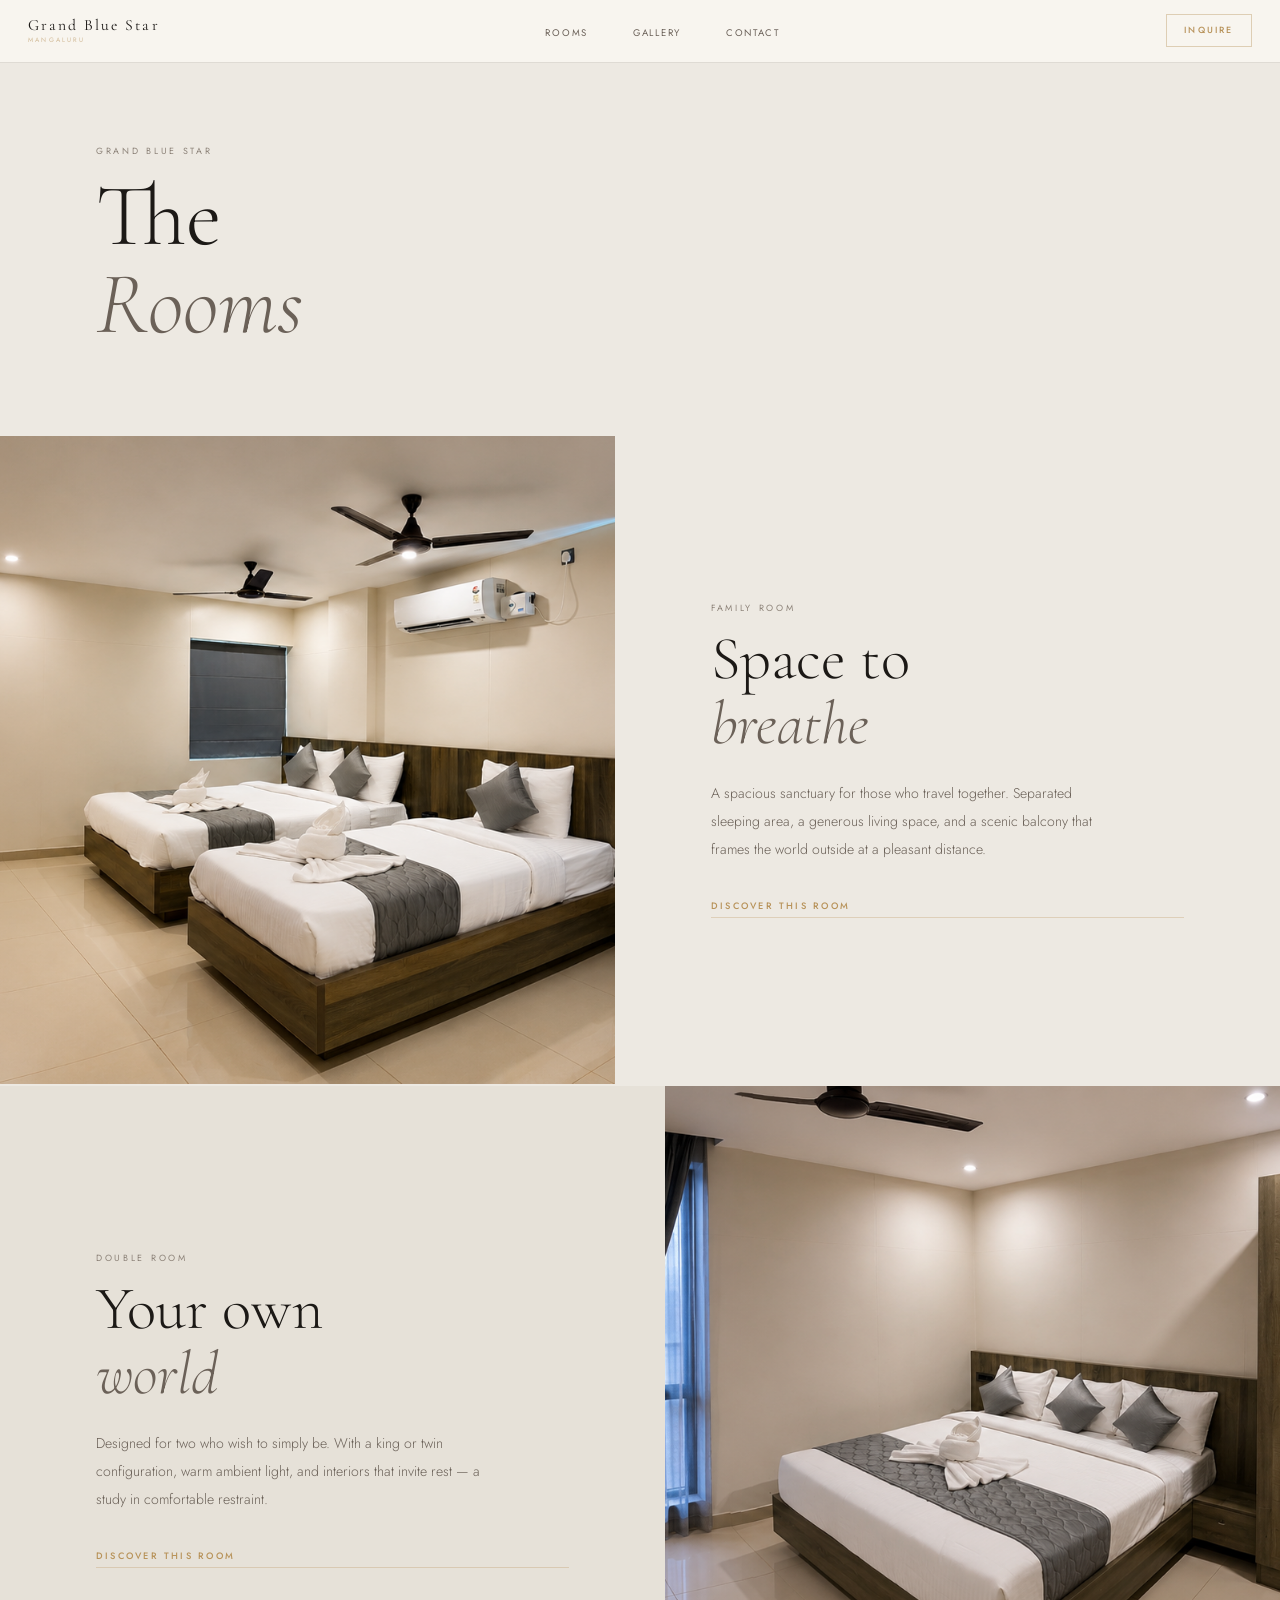
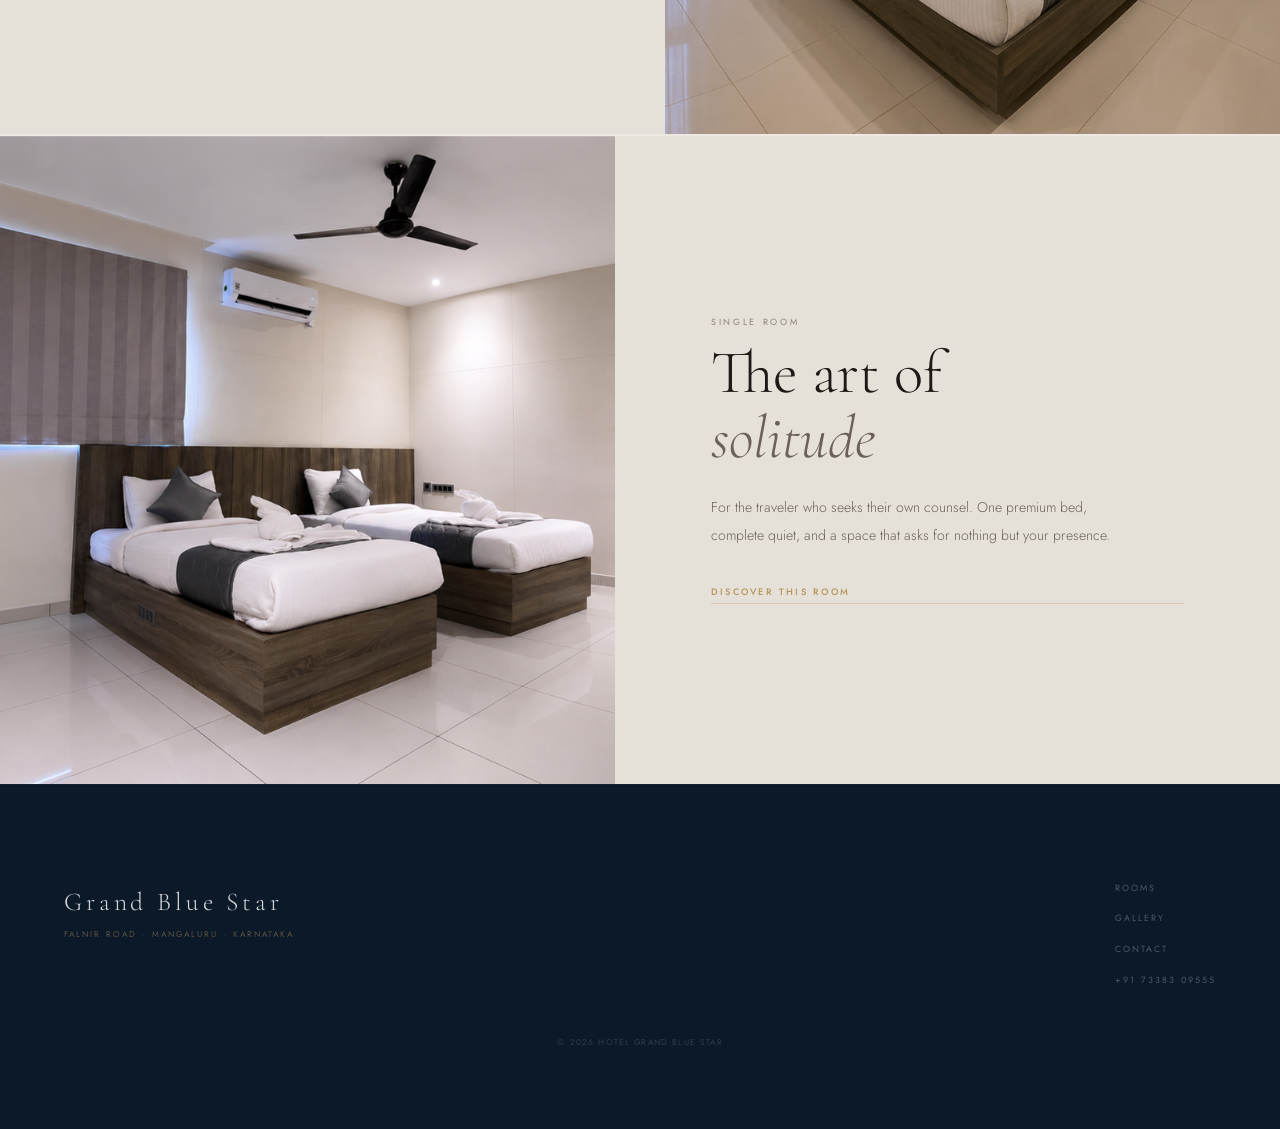
<file: rooms.html>
<!DOCTYPE html>
<html lang="en">
<head>
  <meta charset="UTF-8">
  <meta name="viewport" content="width=device-width, initial-scale=1.0">
  <title>Rooms — Hotel Grand Blue Star</title>
  <meta name="description" content="Three distinct rooms at Hotel Grand Blue Star, Mangaluru. Family, Double, and Single rooms — each thoughtfully designed for comfort.">
  <link rel="preconnect" href="https://fonts.googleapis.com">
  <link rel="preconnect" href="https://fonts.gstatic.com" crossorigin>
  <link href="https://fonts.googleapis.com/css2?family=Cormorant+Garamond:ital,wght@0,300;0,400;1,300;1,400&family=Jost:wght@300;400;500&display=swap" rel="stylesheet">
  <link rel="icon" href="data:image/svg+xml,<svg xmlns='http://www.w3.org/2000/svg' viewBox='0 0 100 100'><rect width='100' height='100' rx='14' fill='%230B1929'/><text y='73' x='17' fill='%23B8935A' font-family='Georgia,serif' font-size='70' font-weight='300'>G</text></svg>">
  <link rel="stylesheet" href="styles.css">
</head>
<body>

  <header class="nav nav--solid" id="nav">
    <div class="nav-wrap">
      <a href="index.html" class="nav-brand">
        <span class="nav-name">Grand Blue Star</span>
        <span class="nav-place">Mangaluru</span>
      </a>
      <ul class="nav-desktop">
        <li><a href="rooms.html" class="active">Rooms</a></li>
        <li><a href="gallery.html">Gallery</a></li>
        <li><a href="contact.html">Contact</a></li>
      </ul>
      <div class="nav-right">
        <a href="contact.html" class="nav-inquire">Inquire</a>
        <button class="nav-menu" id="nav-menu" aria-label="Open menu">
          <span></span><span></span>
        </button>
      </div>
    </div>
  </header>

  <div class="nav-overlay" id="nav-overlay" aria-hidden="true">
    <button class="nav-overlay-close" id="nav-close">Close</button>
    <nav class="nav-overlay-links">
      <a href="index.html">Home</a>
      <a href="rooms.html">Rooms</a>
      <a href="gallery.html">Gallery</a>
      <a href="contact.html">Contact</a>
    </nav>
    <div class="nav-overlay-tel"><a href="tel:+917338309555">+91 73383 09555</a></div>
  </div>


  <!-- Page header -->
  <div class="pg-header page-start">
    <span class="label">Grand Blue Star</span>
    <h1 class="pg-title">The<br><em>Rooms</em></h1>
  </div>

  <!-- Rooms -->
  <main>

    <div class="rl-room">
      <div class="rl-room-visual">
        <img src="images/room-family-wide.png"
             alt="Family Room at Hotel Grand Blue Star" loading="lazy">
      </div>
      <div class="rl-room-text reveal">
        <span class="label">Family Room</span>
        <h2 class="rl-room-title">Space to<br><em>breathe</em></h2>
        <p class="rl-room-desc">A spacious sanctuary for those who travel together. Separated sleeping area, a generous living space, and a scenic balcony that frames the world outside at a pleasant distance.</p>
        <a href="room-family.html" class="cta">Discover this room</a>
      </div>
    </div>

    <div class="rl-room">
      <div class="rl-room-visual">
        <img src="images/room-double-wide.png"
             alt="Double Room at Hotel Grand Blue Star" loading="lazy">
      </div>
      <div class="rl-room-text reveal">
        <span class="label">Double Room</span>
        <h2 class="rl-room-title">Your own<br><em>world</em></h2>
        <p class="rl-room-desc">Designed for two who wish to simply be. With a king or twin configuration, warm ambient light, and interiors that invite rest — a study in comfortable restraint.</p>
        <a href="room-double.html" class="cta">Discover this room</a>
      </div>
    </div>

    <div class="rl-room">
      <div class="rl-room-visual">
        <img src="images/room-single-wide.png"
             alt="Single Room at Hotel Grand Blue Star" loading="lazy">
      </div>
      <div class="rl-room-text reveal">
        <span class="label">Single Room</span>
        <h2 class="rl-room-title">The art of<br><em>solitude</em></h2>
        <p class="rl-room-desc">For the traveler who seeks their own counsel. One premium bed, complete quiet, and a space that asks for nothing but your presence.</p>
        <a href="room-single.html" class="cta">Discover this room</a>
      </div>
    </div>

  </main>


  <footer class="footer">
    <div class="footer-wrap">
      <div class="footer-brand">
        <span class="footer-name">Grand Blue Star</span>
        <span class="footer-sub">Falnir Road · Mangaluru · Karnataka</span>
      </div>
      <nav class="footer-nav">
        <a href="rooms.html">Rooms</a>
        <a href="gallery.html">Gallery</a>
        <a href="contact.html">Contact</a>
        <a href="tel:+917338309555">+91 73383 09555</a>
      </nav>
      <p class="footer-copy">&copy; 2026 Hotel Grand Blue Star</p>
    </div>
  </footer>

  <script>
    const overlay = document.getElementById('nav-overlay');
    document.getElementById('nav-menu').addEventListener('click', () => { overlay.classList.add('open'); overlay.removeAttribute('aria-hidden'); });
    document.getElementById('nav-close').addEventListener('click', () => { overlay.classList.remove('open'); overlay.setAttribute('aria-hidden', 'true'); });
    const io = new IntersectionObserver(entries => { entries.forEach(e => { if (e.isIntersecting) { e.target.classList.add('on'); io.unobserve(e.target); } }); }, { rootMargin: '0px 0px -10% 0px', threshold: 0.08 });
    document.querySelectorAll('.reveal').forEach(el => io.observe(el));
    if (window.matchMedia('(prefers-reduced-motion: reduce)').matches) document.querySelectorAll('.reveal').forEach(el => el.classList.add('on'));
  </script>
</body>
</html>
</file>
<file: styles.css>
/* ═══════════════════════════════════════════════════════════════
   HOTEL GRAND BLUE STAR  —  Premium Boutique Hotel
   Mobile-First · Editorial · Minimal · Multi-Page
   ═══════════════════════════════════════════════════════════════ */

/* ── TOKENS ─────────────────────────────────────────────────── */
:root {
  --ink:    #1C1916;
  --paper:  #EDE9E2;
  --linen:  #E6E1D8;
  --gold:   #B8935A;
  --fog:    #8C8278;
  --stone:  #6B6158;
  --dark:   #0B1929;

  --serif: 'Cormorant Garamond', Georgia, serif;
  --sans:  'Jost', system-ui, sans-serif;

  --ease:   cubic-bezier(0.16, 1, 0.3, 1);
  --smooth: cubic-bezier(0.25, 0.46, 0.45, 0.94);
}

/* ── RESET ──────────────────────────────────────────────────── */
*, *::before, *::after { margin: 0; padding: 0; box-sizing: border-box; }
html {
  scroll-behavior: smooth;
  font-size: 16px;
  -webkit-text-size-adjust: 100%;
  overflow-x: hidden;
}
body {
  font-family: var(--sans);
  background: var(--paper);
  color: var(--ink);
  line-height: 1.65;
  -webkit-font-smoothing: antialiased;
  -moz-osx-font-smoothing: grayscale;
  overflow-x: hidden;
}
img { display: block; max-width: 100%; object-fit: cover; }
a   { text-decoration: none; color: inherit; cursor: pointer; }
button { font-family: inherit; background: none; border: none; cursor: pointer; }

/* ── GLOBAL TYPE ────────────────────────────────────────────── */
.label {
  font-family: var(--sans);
  font-size: 0.56rem;
  font-weight: 400;
  letter-spacing: 0.3em;
  text-transform: uppercase;
  color: var(--fog);
  display: block;
}

/* The one and only link/button style */
.cta {
  display: inline-block;
  font-family: var(--sans);
  font-size: 0.58rem;
  font-weight: 500;
  letter-spacing: 0.24em;
  text-transform: uppercase;
  color: var(--gold);
  border-bottom: 1px solid rgba(184,147,90,0.3);
  padding-bottom: 0.2rem;
  transition: letter-spacing 0.4s var(--smooth), border-color 0.3s;
}
.cta:hover {
  letter-spacing: 0.32em;
  border-color: var(--gold);
  color: var(--gold);
}
.cta--light {
  color: rgba(255,255,255,0.75);
  border-bottom-color: rgba(255,255,255,0.25);
}
.cta--light:hover {
  color: #fff;
  border-color: rgba(255,255,255,0.7);
}

.gold-rule {
  width: 26px;
  height: 1px;
  background: var(--gold);
  margin: 1.6rem 0 2rem;
}

/* ── NAVIGATION ─────────────────────────────────────────────── */
.nav {
  position: fixed;
  top: 0; left: 0; right: 0;
  z-index: 300;
  padding: 1.4rem 1.75rem;
  transition: background 0.5s var(--smooth), padding 0.5s var(--smooth), box-shadow 0.5s;
}

.nav-wrap {
  max-width: 1500px;
  margin: 0 auto;
  display: flex;
  align-items: center;
  justify-content: space-between;
}

.nav-brand { display: flex; flex-direction: column; gap: 0.18rem; line-height: 1; }
.nav-name  {
  font-family: var(--serif);
  font-size: 0.98rem;
  font-weight: 400;
  letter-spacing: 0.13em;
  color: #fff;
  transition: color 0.5s;
}
.nav-place {
  font-family: var(--sans);
  font-size: 0.4rem;
  letter-spacing: 0.34em;
  text-transform: uppercase;
  color: rgba(184,147,90,0.6);
  display: none;
}

.nav-desktop { display: none; gap: 2.8rem; align-items: center; list-style: none; }
.nav-desktop a {
  font-family: var(--sans);
  font-size: 0.6rem;
  letter-spacing: 0.18em;
  text-transform: uppercase;
  color: rgba(255,255,255,0.62);
  transition: color 0.3s;
}
.nav-desktop a:hover,
.nav-desktop a.active { color: var(--gold); }

.nav-right { display: flex; align-items: center; gap: 1.25rem; }

.nav-inquire {
  font-family: var(--sans);
  font-size: 0.56rem;
  font-weight: 500;
  letter-spacing: 0.24em;
  text-transform: uppercase;
  color: var(--gold);
  border: 1px solid rgba(184,147,90,0.4);
  padding: 0.5rem 1.1rem;
  transition: background 0.3s, border-color 0.3s, color 0.3s;
  white-space: nowrap;
}
.nav-inquire:hover { background: var(--gold); border-color: var(--gold); color: var(--dark); }

/* Hamburger */
.nav-menu {
  display: flex;
  flex-direction: column;
  gap: 5px;
  padding: 4px;
}
.nav-menu span {
  display: block;
  width: 22px;
  height: 1px;
  background: rgba(255,255,255,0.7);
  transition: background 0.3s;
}
.nav-menu:hover span { background: var(--gold); }

/* Scrolled / solid state */
.nav--solid,
.nav.nav--solid {
  background: rgba(248, 245, 240, 0.97) !important;
  backdrop-filter: blur(22px);
  -webkit-backdrop-filter: blur(22px);
  padding: 0.9rem 1.75rem !important;
  box-shadow: 0 1px 0 rgba(0,0,0,0.06);
}
.nav--solid .nav-name,
.nav.nav--solid .nav-name  { color: var(--ink) !important; }
.nav--solid .nav-place,
.nav.nav--solid .nav-place { display: block; }
.nav--solid .nav-desktop a,
.nav.nav--solid .nav-desktop a { color: var(--stone) !important; }
.nav--solid .nav-desktop a:hover,
.nav.nav--solid .nav-desktop a:hover { color: var(--gold) !important; }
.nav--solid .nav-menu span,
.nav.nav--solid .nav-menu span { background: var(--ink); }

/* Mobile full-screen nav overlay */
.nav-overlay {
  position: fixed;
  inset: 0;
  z-index: 400;
  background: var(--dark);
  display: flex;
  flex-direction: column;
  justify-content: center;
  align-items: center;
  text-align: center;
  gap: 0;
  opacity: 0;
  visibility: hidden;
  transition: opacity 0.4s var(--smooth), visibility 0.4s;
}
.nav-overlay.open { opacity: 1; visibility: visible; }

.nav-overlay-close {
  position: absolute;
  top: 1.5rem;
  right: 1.75rem;
  font-family: var(--sans);
  font-size: 0.55rem;
  letter-spacing: 0.28em;
  text-transform: uppercase;
  color: rgba(255,255,255,0.4);
  transition: color 0.3s;
  padding: 0.5rem;
}
.nav-overlay-close:hover { color: var(--gold); }

.nav-overlay-links {
  display: flex;
  flex-direction: column;
  gap: 0.5rem;
}
.nav-overlay-links a {
  font-family: var(--serif);
  font-style: italic;
  font-size: clamp(2.5rem, 10vw, 4rem);
  font-weight: 300;
  color: rgba(255,255,255,0.75);
  letter-spacing: 0.02em;
  padding: 0.4rem 2rem;
  transition: color 0.3s;
}
.nav-overlay-links a:hover { color: var(--gold); }

.nav-overlay-tel {
  position: absolute;
  bottom: 2.5rem;
  font-family: var(--sans);
  font-size: 0.6rem;
  letter-spacing: 0.2em;
  color: rgba(255,255,255,0.28);
}
.nav-overlay-tel a:hover { color: var(--gold); }

/* ── FOOTER ─────────────────────────────────────────────────── */
.footer {
  background: var(--dark);
  padding: 5rem 1.75rem 4rem;
  border-top: 1px solid rgba(184,147,90,0.07);
}
.footer-wrap {
  max-width: 1500px;
  margin: 0 auto;
  display: flex;
  flex-direction: column;
  align-items: center;
  text-align: center;
  gap: 2.5rem;
}
.footer-name {
  display: block;
  font-family: var(--serif);
  font-size: 1.6rem;
  font-weight: 300;
  color: rgba(255,255,255,0.82);
  letter-spacing: 0.15em;
  margin-bottom: 0.3rem;
}
.footer-sub {
  display: block;
  font-size: 0.52rem;
  letter-spacing: 0.24em;
  text-transform: uppercase;
  color: rgba(184,147,90,0.48);
}
.footer-nav { display: flex; flex-wrap: wrap; justify-content: center; gap: 1.5rem 2.5rem; }
.footer-nav a {
  font-size: 0.56rem;
  letter-spacing: 0.22em;
  text-transform: uppercase;
  color: rgba(255,255,255,0.28);
  transition: color 0.3s;
}
.footer-nav a:hover { color: var(--gold); }
.footer-copy {
  font-size: 0.52rem;
  letter-spacing: 0.14em;
  color: rgba(255,255,255,0.16);
  text-transform: uppercase;
}

/* ── SCROLL REVEAL ──────────────────────────────────────────── */
.reveal {
  opacity: 0;
  transform: translateY(24px);
  transition: opacity 1.1s var(--ease), transform 1.1s var(--ease);
}
.reveal.on { opacity: 1; transform: translateY(0); }

/* ── INNER PAGE LAYOUT ──────────────────────────────────────── */
/* Padding for nav on non-hero pages */
.page-start { padding-top: 5rem; }

/* Page header section */
.pg-header {
  padding: 5.5rem 1.75rem 3.5rem;
  background: var(--paper);
}
.pg-header .label { margin-bottom: 0.8rem; }
.pg-title {
  font-family: var(--serif);
  font-size: clamp(3rem, 9vw, 5.5rem);
  font-weight: 300;
  color: var(--ink);
  line-height: 1.0;
}
.pg-title em { font-style: italic; color: var(--stone); }


/* ══════════════════════════════════════════════════════════════
   HOME PAGE
   ══════════════════════════════════════════════════════════════ */

/* ── HOME HERO (Video) ──────────────────────────────────────── */
.h-hero {
  position: relative;
  height: 100vh;
  height: 100svh;
  min-height: 640px;
  overflow: hidden;
  display: flex;
  align-items: center;
  justify-content: center;
}

.h-hero-media { position: absolute; inset: 0; z-index: 0; }
.h-hero-video {
  width: 100%;
  height: 100%;
  object-fit: cover;
  object-position: center;
}
.h-hero-veil {
  position: absolute;
  inset: 0;
  background:
    radial-gradient(ellipse at 50% 52%,
      rgba(8, 12, 22, 0.7) 0%,
      rgba(8, 12, 22, 0.35) 50%,
      rgba(8, 12, 22, 0.15) 100%),
    linear-gradient(
      to bottom,
      rgba(8,12,22,0.32) 0%,
      rgba(8,12,22,0.08) 38%,
      rgba(8,12,22,0.6)  100%
    );
}

.h-hero-body {
  position: relative;
  z-index: 1;
  text-align: center;
  padding: 0 1.75rem;
  display: flex;
  flex-direction: column;
  align-items: center;
  animation: fadeUp 1.2s var(--ease) 0.1s both;
}

@keyframes fadeUp {
  from { opacity: 0; transform: translateY(22px); }
  to   { opacity: 1; transform: translateY(0); }
}

.h-hero-place {
  font-family: var(--sans);
  font-size: 0.54rem;
  letter-spacing: 0.34em;
  text-transform: uppercase;
  color: rgba(184,147,90,0.78);
  margin-bottom: 1.8rem;
}

.h-hero-title {
  font-family: var(--serif);
  font-size: clamp(4.2rem, 17vw, 9.5rem);
  font-weight: 300;
  color: #fff;
  line-height: 0.92;
  letter-spacing: -0.01em;
  margin-bottom: 1.3rem;
}
.h-hero-title em {
  font-style: italic;
  display: block;
}

.h-hero-sub {
  font-family: var(--serif);
  font-style: italic;
  font-size: clamp(0.88rem, 2.5vw, 1.05rem);
  color: rgba(255,255,255,0.5);
  letter-spacing: 0.04em;
  margin-bottom: 2.8rem;
}

/* Scroll thread */
.h-hero-foot {
  position: absolute;
  bottom: 0;
  left: 50%;
  transform: translateX(-50%);
  z-index: 1;
  width: 1px;
  height: 54px;
  overflow: hidden;
}
.h-hero-foot::after {
  content: '';
  position: absolute;
  top: 0; left: 0;
  width: 100%; height: 100%;
  background: linear-gradient(to bottom, rgba(184,147,90,0.65), transparent);
  animation: drip 2.8s ease-in-out infinite;
}
@keyframes drip {
  0%   { clip-path: inset(0 0 100% 0); }
  46%  { clip-path: inset(0 0 0 0); }
  56%  { clip-path: inset(0 0 0 0); }
  100% { clip-path: inset(100% 0 0 0); }
}

/* ── HOME BRAND INTERLUDE ───────────────────────────────────── */
.h-brand {
  background: var(--paper);
  padding: 7rem 1.75rem 9rem;
}
.h-brand-inner {
  max-width: 580px;
}
.h-brand-head {
  font-family: var(--serif);
  font-style: italic;
  font-size: clamp(1.8rem, 6vw, 3rem);
  font-weight: 300;
  color: var(--ink);
  line-height: 1.38;
  margin-top: 0.6rem;
  margin-bottom: 1.8rem;
}
.h-brand-body {
  font-family: var(--sans);
  font-size: 0.88rem;
  font-weight: 300;
  color: var(--stone);
  line-height: 2.05;
  max-width: 440px;
  margin-bottom: 2.5rem;
}

/* ── HOME ROOMS PREVIEW ─────────────────────────────────────── */
.h-rooms {
  background: var(--paper);
  padding: 0 1.5rem 4rem;
}

.h-rooms-grid {
  display: flex;
  flex-direction: column;
  gap: 1.25rem;
}

.h-room {
  display: block;
  position: relative;
  overflow: hidden;
}
.h-room-img {
  position: relative;
  width: 100%;
  overflow: hidden;
}
.h-room-img img {
  width: 100%;
  aspect-ratio: 4 / 3;
  display: block;
  transition: transform 1.4s var(--ease);
}
.h-room:hover .h-room-img img { transform: scale(1.05); }

.h-room-veil {
  position: absolute;
  inset: 0;
  background: linear-gradient(
    to top,
    rgba(8,12,22,0.82) 0%,
    rgba(8,12,22,0.15) 48%,
    transparent 72%
  );
  transition: background 0.6s var(--smooth);
}
.h-room:hover .h-room-veil {
  background: linear-gradient(
    to top,
    rgba(8,12,22,0.92) 0%,
    rgba(8,12,22,0.3) 60%,
    rgba(8,12,22,0.1) 100%
  );
}

.h-room-label {
  position: absolute;
  bottom: 1.75rem;
  left: 1.75rem;
  right: 1.75rem;
  display: flex;
  align-items: flex-end;
  justify-content: space-between;
}
.h-room-name {
  font-family: var(--serif);
  font-size: 1.55rem;
  font-weight: 300;
  color: #fff;
  letter-spacing: 0.03em;
  line-height: 1;
}


/* ══════════════════════════════════════════════════════════════
   ROOMS LISTING PAGE
   ══════════════════════════════════════════════════════════════ */

.rl-room {
  display: flex;
  flex-direction: column;
  background: var(--paper);
}
.rl-room + .rl-room { margin-top: 2px; background: var(--linen); }
.rl-room:nth-child(even) { background: var(--linen); }

.rl-room-visual {
  width: 100%;
  overflow: hidden;
  flex-shrink: 0;
}
.rl-room-visual img {
  width: 100%;
  aspect-ratio: 4 / 3;
  transition: transform 1.3s var(--ease);
}
.rl-room:hover .rl-room-visual img { transform: scale(1.03); }

.rl-room-text {
  padding: 3.5rem 1.75rem 4.5rem;
}
.rl-room-text .label { margin-bottom: 0.7rem; }

.rl-room-title {
  font-family: var(--serif);
  font-size: clamp(2.2rem, 7vw, 3.8rem);
  font-weight: 300;
  color: var(--ink);
  line-height: 1.06;
  margin-bottom: 1.4rem;
}
.rl-room-title em { font-style: italic; color: var(--stone); }

.rl-room-desc {
  font-size: 0.88rem;
  font-weight: 300;
  color: var(--stone);
  line-height: 2;
  max-width: 400px;
  margin-bottom: 2.2rem;
}


/* ══════════════════════════════════════════════════════════════
   ROOM DETAIL PAGE
   ══════════════════════════════════════════════════════════════ */

.rd-hero {
  position: relative;
  width: 100%;
  height: 65vh;
  min-height: 380px;
  overflow: hidden;
}
.rd-hero img {
  position: absolute;
  inset: 0;
  width: 100%; height: 100%;
  object-fit: cover;
  object-position: center;
}
.rd-hero-veil {
  position: absolute;
  inset: 0;
  background: linear-gradient(to bottom, transparent 45%, rgba(8,12,22,0.42) 100%);
}
.rd-hero-tag {
  position: absolute;
  bottom: 2rem;
  left: 1.75rem;
}
.rd-hero-tag .label { color: rgba(184,147,90,0.75); margin-bottom: 0.4rem; }
.rd-hero-name {
  font-family: var(--serif);
  font-size: clamp(2rem, 7vw, 3.5rem);
  font-weight: 300;
  color: #fff;
  line-height: 1.0;
}

.rd-body {
  padding: 4.5rem 1.75rem 3rem;
  max-width: 680px;
}
.rd-desc {
  font-family: var(--serif);
  font-style: italic;
  font-size: clamp(1.25rem, 3.5vw, 1.7rem);
  font-weight: 300;
  color: var(--ink);
  line-height: 1.5;
  margin-bottom: 2rem;
}
.rd-body-text {
  font-size: 0.88rem;
  font-weight: 300;
  color: var(--stone);
  line-height: 2;
  margin-bottom: 3.5rem;
}

/* Amenities */
.rd-amenities { padding: 0 1.75rem 4.5rem; }
.rd-amenities-title {
  font-family: var(--sans);
  font-size: 0.56rem;
  letter-spacing: 0.3em;
  text-transform: uppercase;
  color: var(--fog);
  margin-bottom: 1.6rem;
}
.rd-amenities-list {
  list-style: none;
  display: grid;
  grid-template-columns: 1fr 1fr;
  gap: 0;
}
.rd-amenities-list li {
  font-size: 0.85rem;
  font-weight: 300;
  color: var(--stone);
  padding: 0.75rem 0;
  border-bottom: 1px solid rgba(184,147,90,0.12);
  display: flex;
  align-items: center;
  gap: 0.6rem;
}
.rd-amenities-list li::before {
  content: '·';
  color: var(--gold);
  font-size: 1.1rem;
  line-height: 1;
}

/* Back link */
.rd-back {
  display: inline-flex;
  align-items: center;
  gap: 0.5rem;
  font-family: var(--sans);
  font-size: 0.56rem;
  letter-spacing: 0.22em;
  text-transform: uppercase;
  color: var(--fog);
  padding: 0 1.75rem 4rem;
  transition: color 0.3s;
}
.rd-back:hover { color: var(--gold); }

/* ── INQUIRY FORM ───────────────────────────────────────────── */
.inquiry-section {
  background: var(--linen);
  padding: 5.5rem 1.75rem 7rem;
}
.inquiry-section .label { margin-bottom: 0.7rem; }
.inquiry-title {
  font-family: var(--serif);
  font-size: clamp(2rem, 6vw, 3rem);
  font-weight: 300;
  color: var(--ink);
  line-height: 1.08;
  margin-top: 0.4rem;
  margin-bottom: 0.6rem;
}
.inquiry-title em { font-style: italic; color: var(--stone); }
.inquiry-sub {
  font-size: 0.82rem;
  font-weight: 300;
  color: var(--fog);
  margin-bottom: 3rem;
  max-width: 400px;
  line-height: 1.85;
}

.inquiry-form { max-width: 540px; }

.field {
  border-bottom: 1px solid rgba(184,147,90,0.18);
  padding: 1.1rem 0;
}
.field:first-child { border-top: 1px solid rgba(184,147,90,0.18); }

.field-label {
  display: block;
  font-family: var(--sans);
  font-size: 0.5rem;
  font-weight: 400;
  letter-spacing: 0.28em;
  text-transform: uppercase;
  color: var(--fog);
  margin-bottom: 0.45rem;
}

.field input,
.field select,
.field textarea {
  width: 100%;
  background: transparent;
  border: none;
  outline: none;
  font-family: var(--sans);
  font-size: 0.92rem;
  font-weight: 300;
  color: var(--ink);
  padding: 0;
  appearance: none;
  -webkit-appearance: none;
}
.field input::placeholder,
.field textarea::placeholder { color: rgba(107,97,88,0.45); }
.field select { cursor: pointer; background-image: url("data:image/svg+xml,%3Csvg xmlns='http://www.w3.org/2000/svg' width='12' height='7' viewBox='0 0 12 7'%3E%3Cpath d='M1 1l5 5 5-5' stroke='%239A9188' stroke-width='1' fill='none' stroke-linecap='round'/%3E%3C/svg%3E"); background-repeat: no-repeat; background-position: right 0 center; padding-right: 1.5rem; }
.field textarea { resize: none; line-height: 1.7; }

.field-row { display: grid; grid-template-columns: 1fr 1fr; gap: 1.5rem; }

.form-submit-wrap { margin-top: 2.5rem; }
.form-submit-note {
  font-size: 0.6rem;
  color: var(--fog);
  margin-top: 0.75rem;
  letter-spacing: 0.06em;
}

/* WA icon on submit CTA */
.cta-wa::before {
  content: '';
  display: inline-block;
  width: 10px;
  height: 10px;
  background: url("data:image/svg+xml,%3Csvg xmlns='http://www.w3.org/2000/svg' viewBox='0 0 24 24' fill='%23B8935A'%3E%3Cpath d='M17.47 14.38c-.3-.15-1.76-.87-2.03-.97-.27-.1-.47-.15-.67.15-.2.3-.77.97-.94 1.16-.17.2-.35.22-.64.08-.3-.15-1.26-.46-2.39-1.48-.88-.79-1.48-1.76-1.65-2.06-.17-.3-.02-.46.13-.6.13-.13.3-.35.45-.52.15-.17.2-.3.3-.5.1-.2.05-.37-.02-.52-.08-.15-.67-1.61-.92-2.21-.24-.58-.49-.5-.67-.51h-.57c-.2 0-.52.07-.79.37-.27.3-1.04 1.02-1.04 2.48s1.06 2.87 1.21 3.07c.15.2 2.1 3.2 5.08 4.49.71.3 1.26.49 1.69.62.71.23 1.36.2 1.87.12.57-.08 1.76-.72 2.01-1.41.25-.69.25-1.29.17-1.41-.07-.12-.27-.2-.57-.35ZM12.05 21.5h-.01a9.87 9.87 0 0 1-5.03-1.38l-.36-.21-3.74.98 1-3.65-.24-.37a9.86 9.86 0 0 1-1.51-5.26c0-5.45 4.44-9.88 9.89-9.88 2.64 0 5.12 1.03 6.99 2.9a9.83 9.83 0 0 1 2.89 7c0 5.45-4.44 9.88-9.88 9.88Zm8.41-18.3A11.82 11.82 0 0 0 12.05 0C5.5 0 .16 5.34.16 11.89c0 2.1.55 4.14 1.59 5.95L.06 24l6.3-1.65a11.88 11.88 0 0 0 5.68 1.45h.01c6.55 0 11.89-5.34 11.89-11.89a11.82 11.82 0 0 0-3.48-8.41Z'/%3E%3C/svg%3E") no-repeat center;
  margin-right: 0.5rem;
  vertical-align: middle;
}


/* ══════════════════════════════════════════════════════════════
   GALLERY PAGE
   ══════════════════════════════════════════════════════════════ */

.gl-grid {
  padding: 0 1.75rem 7rem;
  display: grid;
  grid-template-columns: 1fr 1fr;
  gap: 4px;
}
.gl-item { overflow: hidden; }
.gl-item img {
  width: 100%;
  aspect-ratio: 3 / 4;
  transition: transform 0.9s var(--ease);
}
.gl-item:hover img { transform: scale(1.03); }
/* Wide landscape items span full width */
.gl-item--wide { grid-column: 1 / -1; }
.gl-item--wide img { aspect-ratio: 16 / 9; }


/* ══════════════════════════════════════════════════════════════
   CONTACT PAGE
   ══════════════════════════════════════════════════════════════ */

.ct-wrap {
  display: flex;
  flex-direction: column;
}

.ct-info {
  padding: 4.5rem 1.75rem 4rem;
}
.ct-info .label { margin-bottom: 0.7rem; }
.ct-title {
  font-family: var(--serif);
  font-size: clamp(2.5rem, 8vw, 4.5rem);
  font-weight: 300;
  color: var(--ink);
  line-height: 1.05;
  margin-top: 0.4rem;
  margin-bottom: 2rem;
}
.ct-title em { font-style: italic; color: var(--stone); }

.ct-address {
  font-style: normal;
  font-size: 0.88rem;
  font-weight: 300;
  color: var(--fog);
  line-height: 1.9;
  margin-bottom: 2.5rem;
}

.ct-list { border-top: 1px solid rgba(184,147,90,0.14); }
.ct-row {
  display: grid;
  grid-template-columns: 5rem 1fr;
  gap: 1rem;
  align-items: baseline;
  padding: 1.1rem 0;
  border-bottom: 1px solid rgba(184,147,90,0.14);
}
.ct-row dt {
  font-size: 0.52rem;
  letter-spacing: 0.24em;
  text-transform: uppercase;
  color: var(--fog);
}
.ct-row dd {
  font-size: 0.9rem;
  font-weight: 300;
  color: var(--ink);
}
.ct-row dd a { transition: color 0.3s; }
.ct-row dd a:hover { color: var(--gold); }

.ct-map {
  width: 100%;
  height: 320px;
  overflow: hidden;
}
.ct-map iframe {
  display: block; width: 100%; height: 100%;
  border: none;
  filter: grayscale(20%) contrast(1.04);
}

.ct-form-section {
  background: var(--linen);
  padding: 5.5rem 1.75rem 7rem;
}


/* ── HOME DISCOVER (Editorial — Aman-style) ─────────────────── */
.h-discover {
  background: var(--paper);
  padding: 9rem 1.75rem 10rem;
  border-top: 1px solid rgba(28,25,22,0.08);
}

/* Mobile: heading stacked above cards */
.h-discover-hd {
  margin-bottom: 4rem;
}
.h-discover-hd .label { margin-bottom: 0.7rem; }
.h-discover-title {
  font-family: var(--serif);
  font-size: clamp(2rem, 6vw, 2.8rem);
  font-weight: 300;
  color: var(--ink);
  line-height: 1.1;
  margin-top: 0.4rem;
  margin-bottom: 1.2rem;
}
.h-discover-title em { font-style: italic; color: var(--stone); }
.h-discover-intro {
  font-size: 0.83rem;
  font-weight: 300;
  color: var(--fog);
  line-height: 1.9;
  max-width: 340px;
}

/* Cards grid */
.h-discover-cards {
  display: grid;
  grid-template-columns: 1fr;
  gap: 3.5rem;
}
.h-discover-card { display: block; }

.h-discover-img {
  overflow: hidden;
  margin-bottom: 1.4rem;
}
.h-discover-img img {
  width: 100%;
  aspect-ratio: 4 / 3;
  object-fit: cover;
  display: block;
  transition: transform 1.4s var(--ease);
}
.h-discover-card:hover .h-discover-img img { transform: scale(1.04); }

.h-discover-cat {
  font-family: var(--sans);
  font-size: 0.48rem;
  letter-spacing: 0.26em;
  text-transform: uppercase;
  color: var(--fog);
  display: block;
  margin-bottom: 0.5rem;
}
.h-discover-name {
  font-family: var(--serif);
  font-size: clamp(1.25rem, 3.5vw, 1.55rem);
  font-weight: 300;
  color: var(--ink);
  line-height: 1.18;
  margin-bottom: 0.65rem;
}
.h-discover-desc {
  font-size: 0.8rem;
  font-weight: 300;
  color: var(--fog);
  line-height: 1.9;
  margin-bottom: 1rem;
}
.h-discover-more {
  display: inline-block;
  font-family: var(--sans);
  font-size: 0.72rem;
  font-weight: 400;
  color: var(--ink);
  text-decoration: underline;
  text-decoration-color: rgba(28,25,22,0.2);
  text-underline-offset: 4px;
  letter-spacing: 0.02em;
  transition: text-decoration-color 0.3s;
}
.h-discover-card:hover .h-discover-more { text-decoration-color: var(--ink); }

/* ── HOME REVIEWS CAROUSEL ──────────────────────────────────── */
.h-reviews {
  background: var(--linen);
  padding: 6rem 0 7rem;
  border-top: 1px solid rgba(28,25,22,0.07);
  border-bottom: 1px solid rgba(28,25,22,0.07);
  overflow: hidden;
}
.h-reviews-hd {
  padding: 0 1.75rem 3rem;
}

.h-reviews-outer { overflow: hidden; }

.h-reviews-track {
  display: flex;
  gap: 1.5rem;
  width: max-content;
  animation: reviews-scroll 55s linear infinite;
}
.h-reviews-track:hover { animation-play-state: paused; }

@keyframes reviews-scroll {
  from { transform: translateX(0); }
  to   { transform: translateX(-50%); }
}

.h-review {
  flex-shrink: 0;
  width: min(320px, 78vw);
  background: var(--paper);
  padding: 2.2rem 2rem 2rem;
  border-top: 1px solid var(--gold);
  margin: 0;
}

.h-review-quote {
  font-family: var(--serif);
  font-style: italic;
  font-size: clamp(0.95rem, 2.2vw, 1.1rem);
  font-weight: 300;
  color: var(--ink);
  line-height: 1.75;
  margin-bottom: 1.4rem;
  quotes: none;
}

.h-review-author {
  font-family: var(--sans);
  font-size: 0.5rem;
  letter-spacing: 0.26em;
  text-transform: uppercase;
  color: var(--fog);
  display: block;
}

@media (prefers-reduced-motion: reduce) {
  .h-reviews-track { animation: none; }
}

/* ── HOME STATEMENT CTA ──────────────────────────────────────── */
.h-atmo {
  background: var(--paper);
  padding: 9rem 1.75rem 10rem;
  border-top: 1px solid rgba(28,25,22,0.07);
  text-align: center;
}
.h-atmo-inner { max-width: 640px; margin: 0 auto; }
.h-atmo-inner .label { color: var(--fog); }
.h-atmo-inner .gold-rule { margin: 1.6rem auto 2rem; }
.h-atmo-heading {
  font-family: var(--serif);
  font-style: italic;
  font-size: clamp(2.2rem, 6vw, 4rem);
  font-weight: 300;
  color: var(--ink);
  line-height: 1.12;
  margin-bottom: 1.8rem;
}
.h-atmo-heading em { font-style: normal; color: var(--stone); }
.h-atmo-body {
  font-size: 0.84rem;
  font-weight: 300;
  color: var(--fog);
  line-height: 2;
  margin-bottom: 2.8rem;
  max-width: 420px;
  margin-left: auto;
  margin-right: auto;
}

/* ── PREFERS REDUCED MOTION ─────────────────────────────────── */
@media (prefers-reduced-motion: reduce) {
  *, *::before, *::after { animation-duration: 0.01ms !important; transition-duration: 0.01ms !important; }
  .reveal { opacity: 1; transform: none; }
}


/* ════════════════════════════════════════════════════════════════
   TABLET  768px +
   ════════════════════════════════════════════════════════════════ */
@media (min-width: 768px) {

  /* Nav */
  .nav { padding: 1.8rem 2.5rem; }
  .nav--solid { padding: 1.05rem 2.5rem !important; }
  .nav-desktop { display: flex; }
  .nav-menu { display: none; }
  .nav-place { display: block; }

  /* Home brand */
  .h-brand { padding: 10rem 4rem 12rem; }

  /* Home rooms — 3 columns */
  .h-rooms { padding: 0 2.5rem 5rem; }
  .h-rooms-grid {
    flex-direction: row;
    gap: 1.25rem;
  }
  .h-room { flex: 1; }
  .h-room-img img { aspect-ratio: unset; width: 100%; height: 62vw; max-height: 600px; object-fit: cover; }
  .h-room-label { bottom: 2.2rem; left: 2rem; right: 2rem; }

  /* Rooms listing — side by side */
  .rl-room { flex-direction: row; min-height: 65vh; }
  .rl-room:nth-child(even) { flex-direction: row-reverse; }
  .rl-room-visual { flex: 1.3; }
  .rl-room-visual img { width: 100%; height: 100%; aspect-ratio: unset; }
  .rl-room-text { flex: 1; padding: 4rem; display: flex; flex-direction: column; justify-content: center; }

  /* Room detail */
  .rd-hero { height: 72vh; }
  .rd-body { padding: 5.5rem 4rem 3.5rem; }
  .rd-amenities { padding: 0 4rem 5rem; }
  .rd-amenities-list { grid-template-columns: 1fr 1fr 1fr; }
  .rd-back { padding: 0 4rem 5.5rem; }
  .inquiry-section { padding: 6.5rem 4rem 8rem; }

  /* Gallery */
  .gl-grid { padding: 0 0 8rem; gap: 4px; grid-template-columns: repeat(3, 1fr); }
  .gl-item:not(.gl-item--wide) img { aspect-ratio: 3 / 4; }

  /* Home discover — tablet: 3-col card grid */
  .h-discover { padding: 11rem 4rem 12rem; }
  .h-discover-cards { grid-template-columns: repeat(3, 1fr); gap: 2.5rem; }

  /* Home atmosphere */
  .h-atmo { padding: 10rem 4rem 11rem; }

  /* Contact */
  .ct-wrap { flex-direction: row; align-items: stretch; }
  .ct-info { flex: 1; padding: 6rem 4rem; }
  .ct-map { flex: 1.1; height: auto; min-height: 480px; }
  .ct-form-section { padding: 6.5rem 4rem 8rem; }

  /* Page header */
  .pg-header { padding: 7rem 4rem 4rem; }

  /* Footer */
  .footer { padding: 6rem 4rem 5rem; }
  .footer-wrap { flex-direction: row; text-align: left; align-items: flex-start; justify-content: space-between; flex-wrap: wrap; gap: 3rem; }
  .footer-brand { flex: none; }
  .footer-nav { flex: none; flex-direction: column; gap: 1rem; }
  .footer-copy { flex: 0 0 100%; text-align: center; }
}


/* ════════════════════════════════════════════════════════════════
   DESKTOP  1024px +
   ════════════════════════════════════════════════════════════════ */
@media (min-width: 1024px) {

  .nav { padding: 2rem 4rem; }
  .nav--solid { padding: 1.1rem 4rem !important; }

  .h-hero-title { font-size: clamp(5rem, 13vw, 9.5rem); }

  .h-brand { padding: 11rem 5rem 13rem; }

  .h-rooms { padding: 0 3.5rem 6rem; }
  .h-rooms-grid { gap: 1.5rem; }
  .h-room-img img { height: 52vw; max-height: 620px; }
  .h-room-label { bottom: 2.5rem; left: 2.5rem; right: 2.5rem; }
  .h-room-name { font-size: 1.75rem; }

  /* Home discover — desktop: Aman layout — heading left, 3 cards right */
  .h-discover { padding: 12rem 5.5rem 13rem; }
  .h-discover-inner {
    display: flex;
    gap: 6rem;
    align-items: flex-start;
  }
  .h-discover-hd {
    flex: 0 0 26%;
    margin-bottom: 0;
    position: sticky;
    top: 7rem;
  }
  .h-discover-cards { flex: 1; gap: 3rem; }

  .h-atmo { padding: 11rem 5.5rem 12rem; }

  .rl-room { min-height: 72vh; }
  .rl-room-text { padding: 5rem; }

  .rd-hero { height: 78vh; }
  .rd-body { padding: 6rem 5.5rem 3.5rem; }
  .rd-amenities { padding: 0 5.5rem 5.5rem; }
  .rd-back { padding: 0 5.5rem 5.5rem; }
  .inquiry-section { padding: 7.5rem 5.5rem 9rem; }

  .ct-info { padding: 7.5rem 5.5rem 7.5rem; }
  .ct-form-section { padding: 7.5rem 5.5rem 9rem; }

  .pg-header { padding: 8rem 5.5rem 5rem; }
}


/* ════════════════════════════════════════════════════════════════
   WIDE  1280px +
   ════════════════════════════════════════════════════════════════ */
@media (min-width: 1280px) {

  .nav { padding: 2.2rem 5rem; }
  .nav--solid { padding: 1.2rem 5rem !important; }

  .h-brand { padding: 12rem 6rem 14rem; }
  .h-rooms { padding: 0 4rem 7rem; }
  .h-rooms-grid { gap: 1.75rem; }
  .h-room-name { font-size: 2rem; }

  .h-discover { padding: 13rem 6rem 14rem; }
  .h-discover-cards { gap: 3.5rem; }

  .h-atmo { padding: 12rem 6rem 13rem; }

  .rl-room-text { padding: 6rem; }

  .rd-body { padding: 7rem 6rem 4rem; }
  .rd-amenities { padding: 0 6rem 6rem; }
  .rd-back { padding: 0 6rem 6rem; }
  .inquiry-section { padding: 8rem 6rem 10rem; }

  .ct-info { padding: 9rem 6rem; }
  .ct-form-section { padding: 8rem 6rem 10rem; }

  .pg-header { padding: 9rem 6rem 5.5rem; }

  .gl-grid { grid-template-columns: repeat(4, 1fr); }
}
</file>
